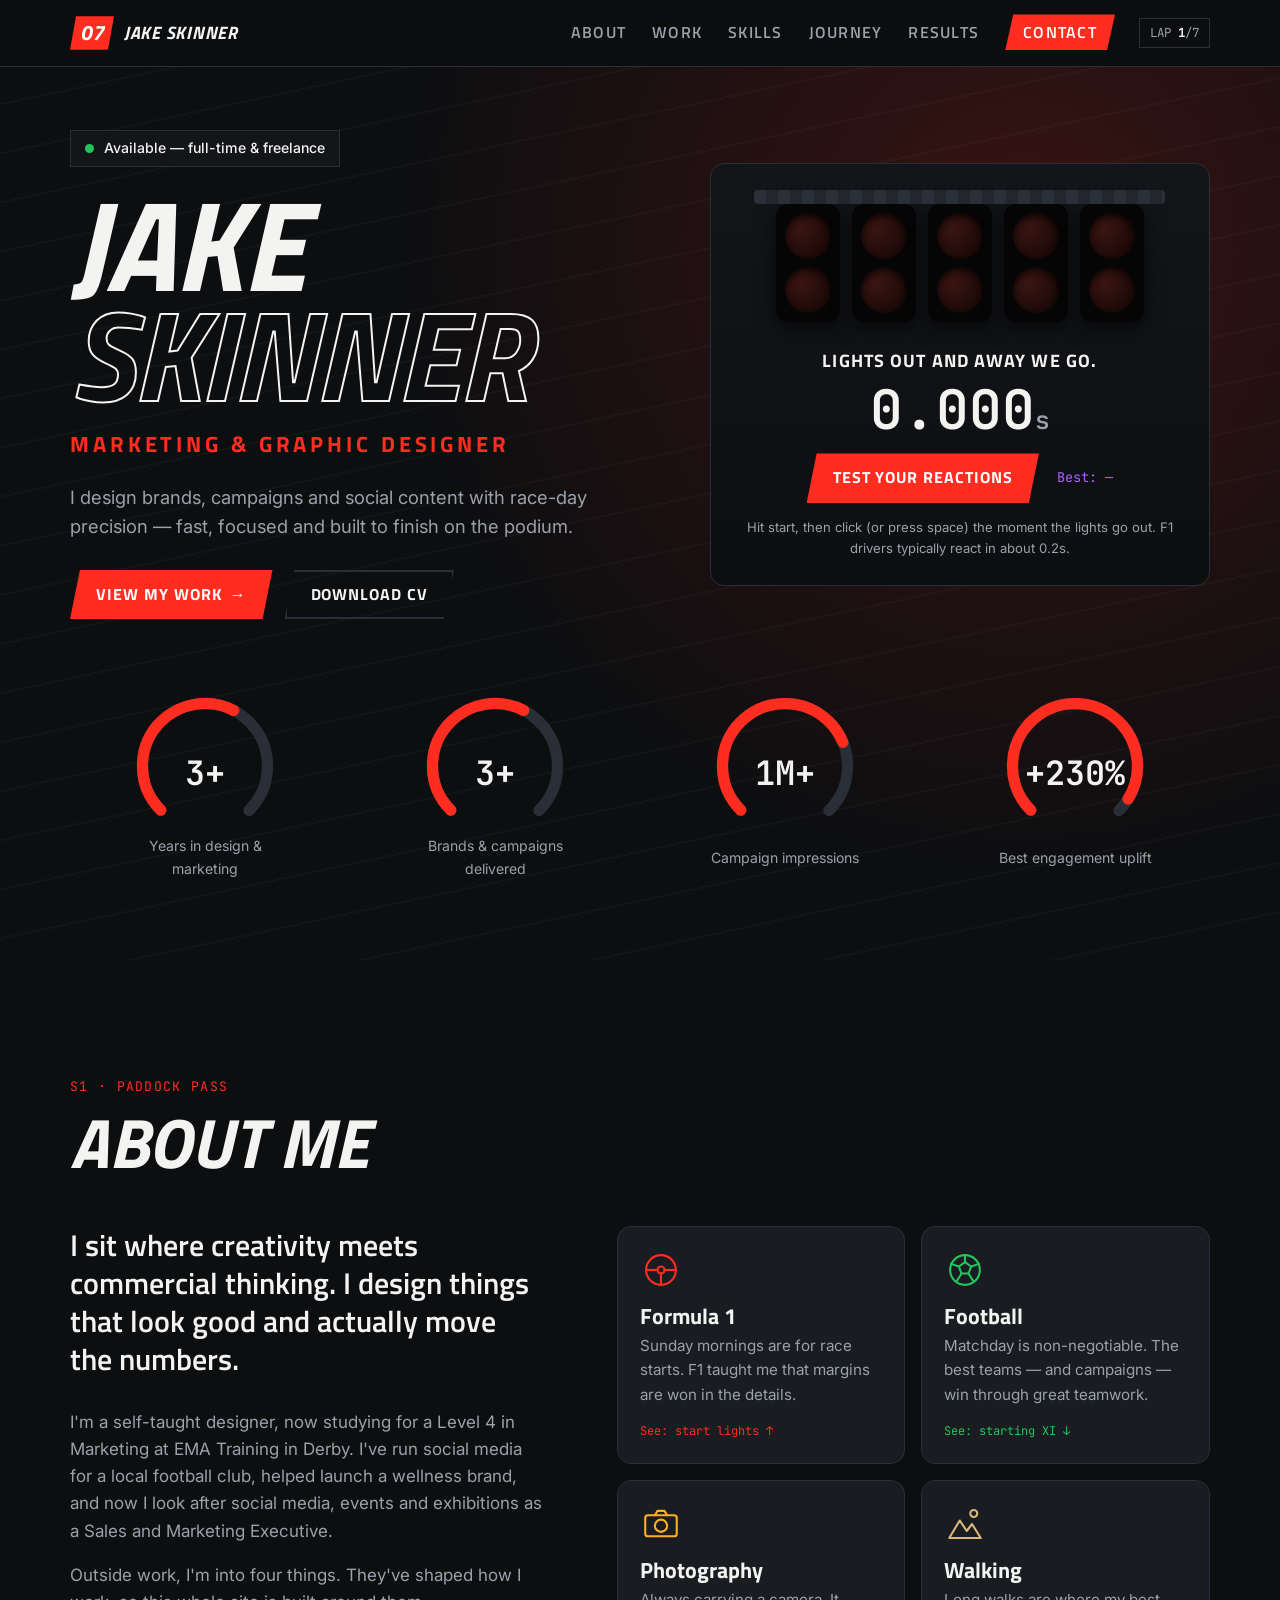
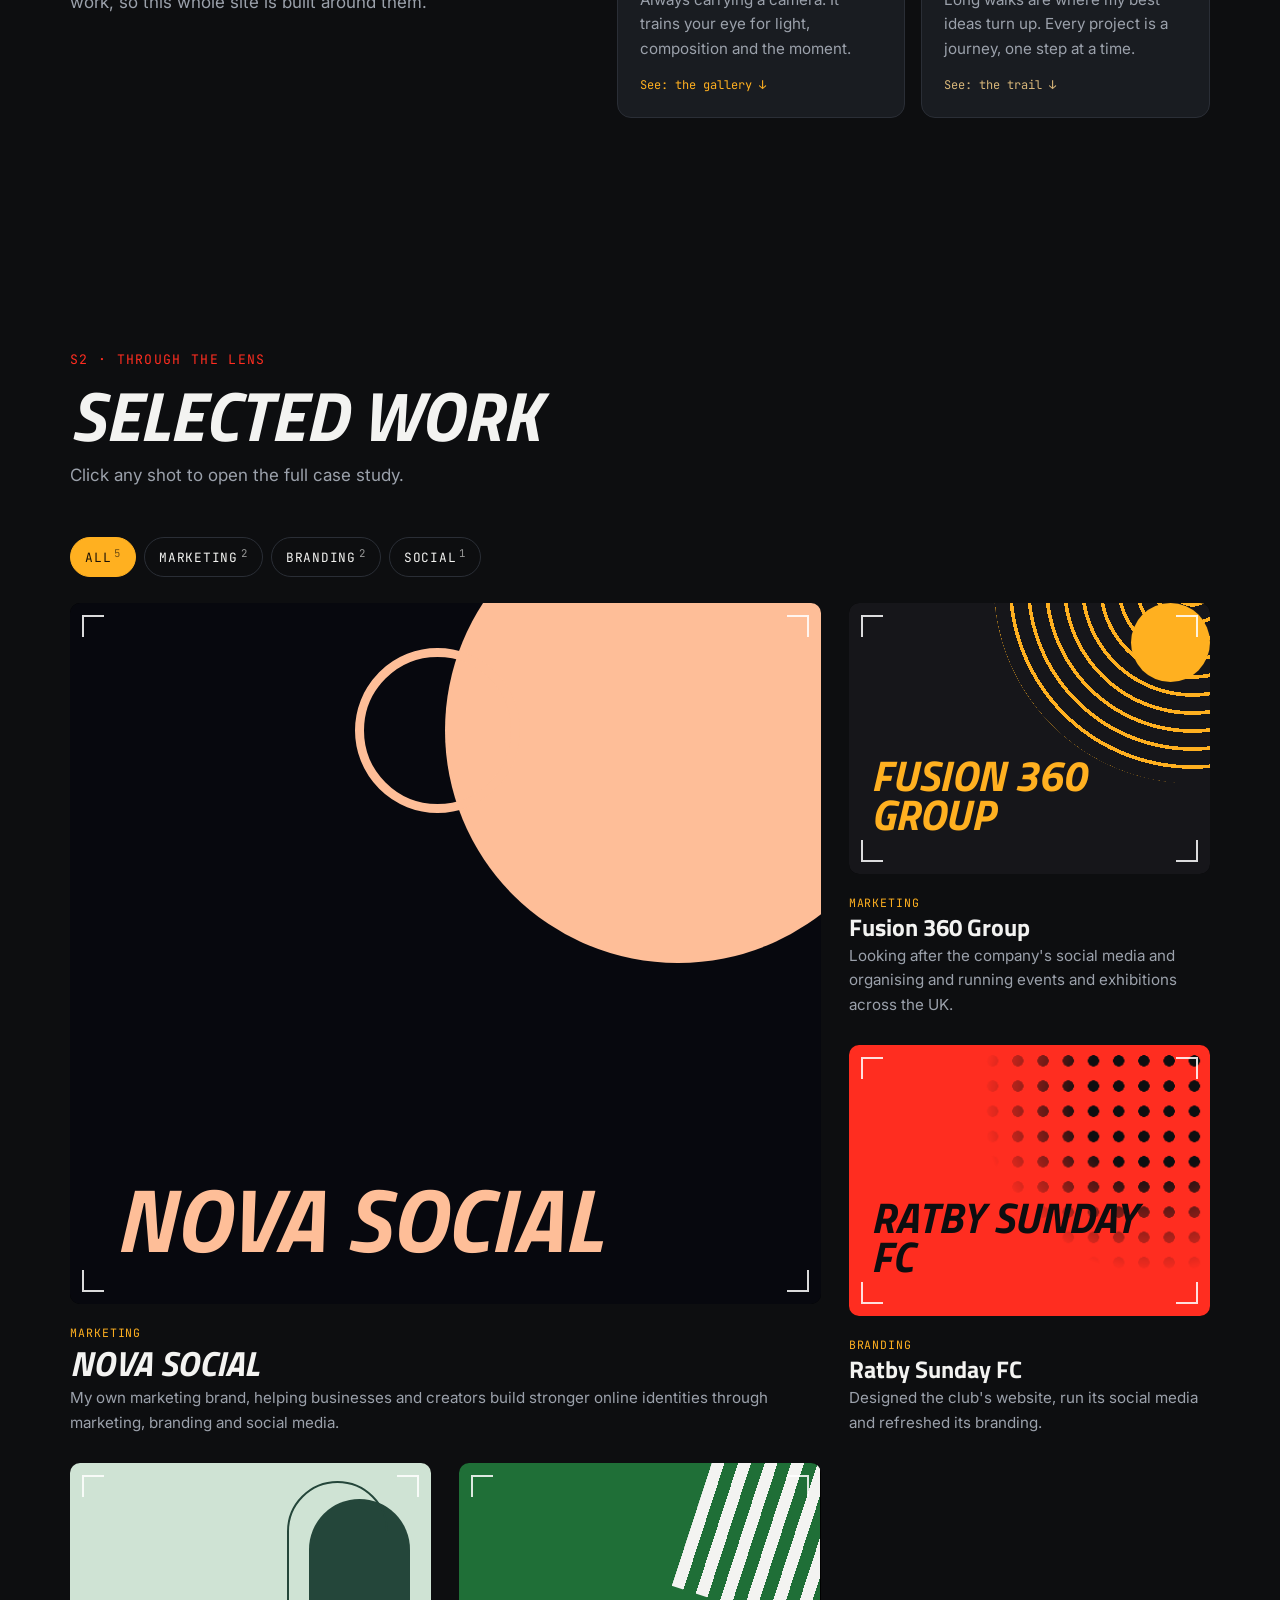
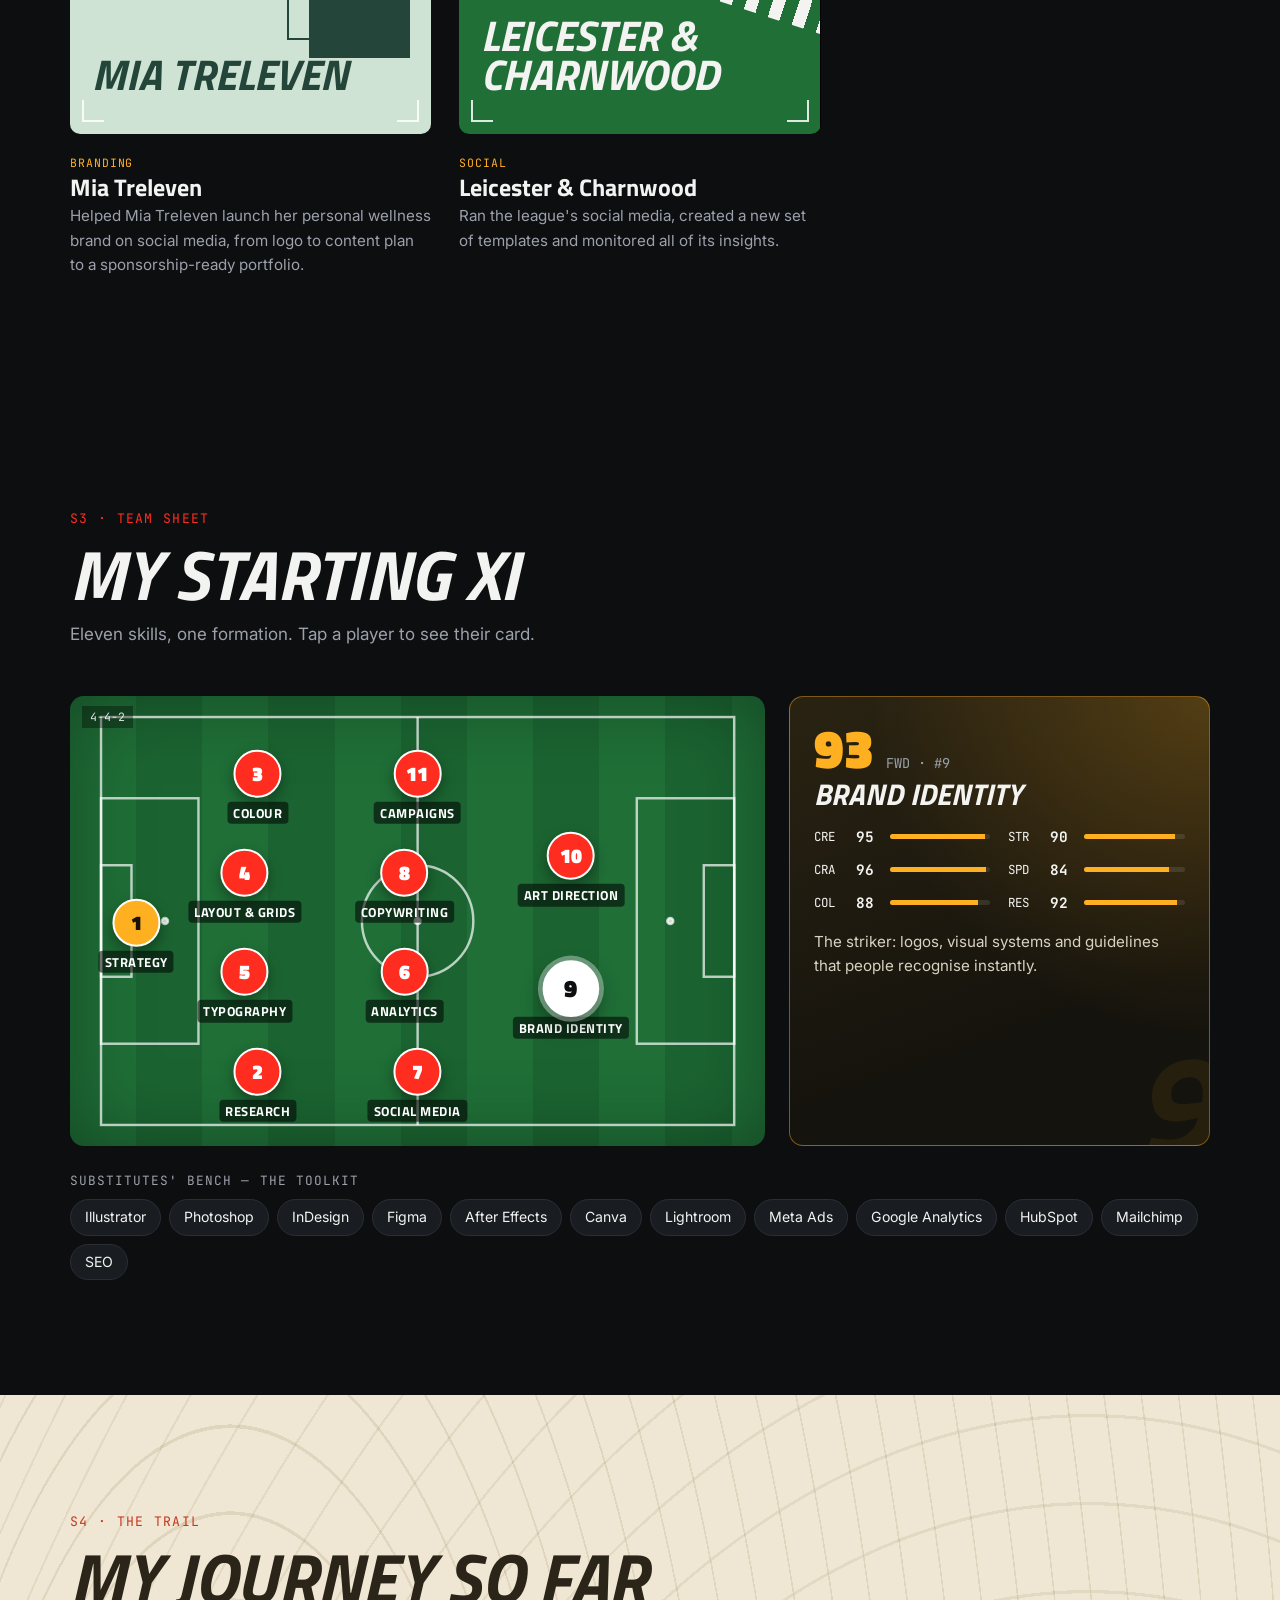
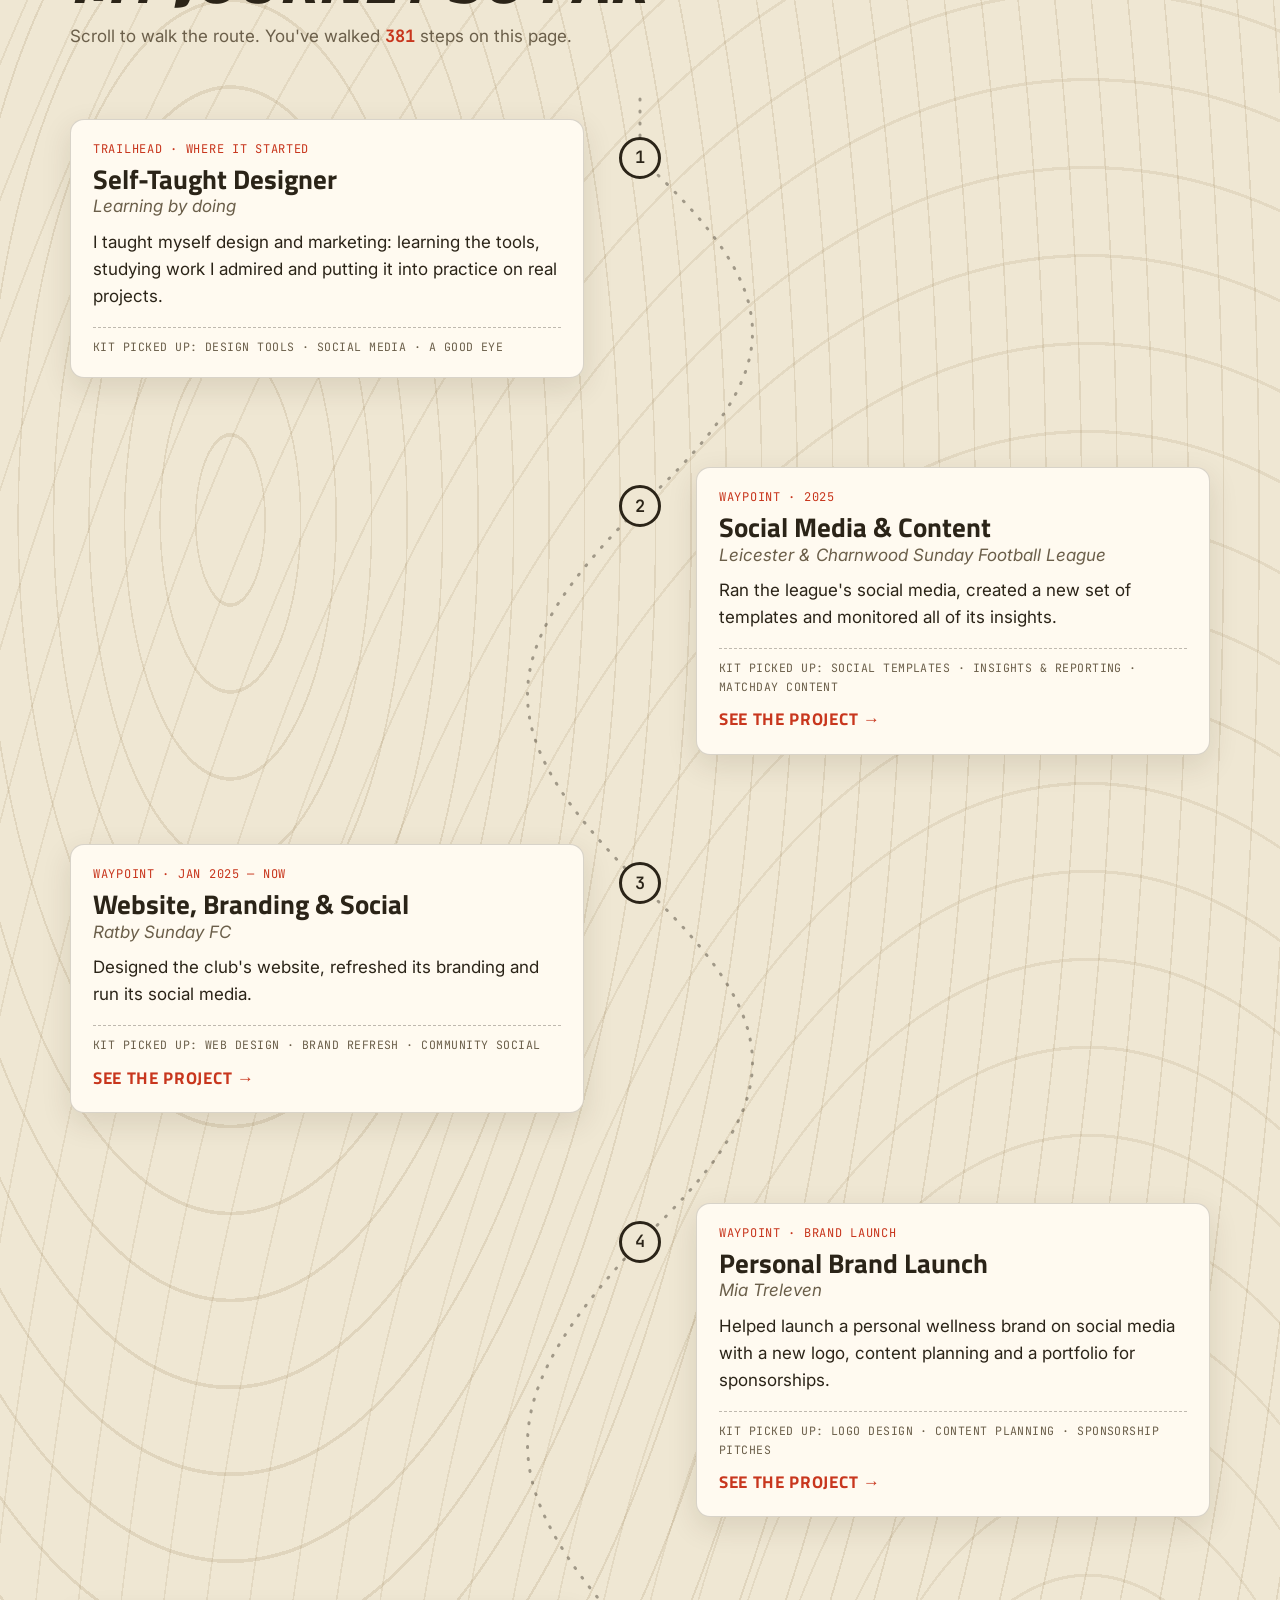
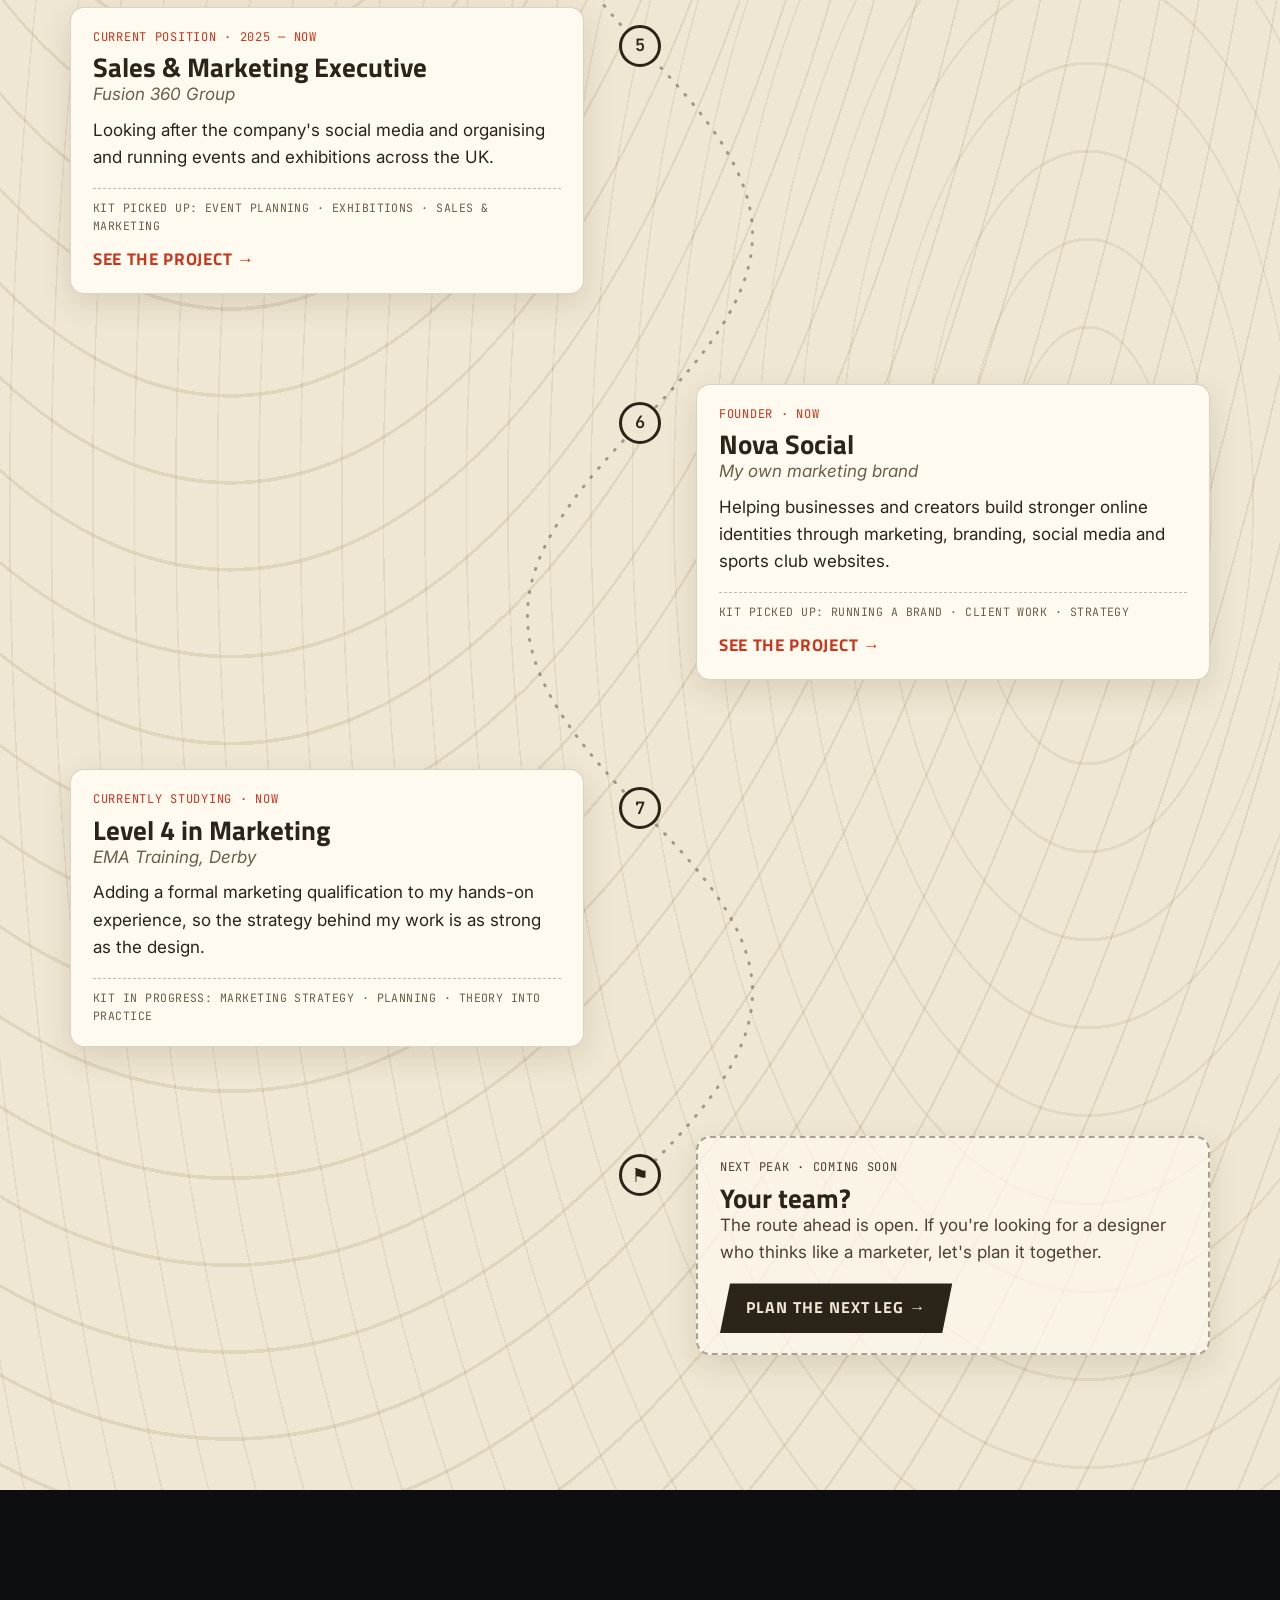
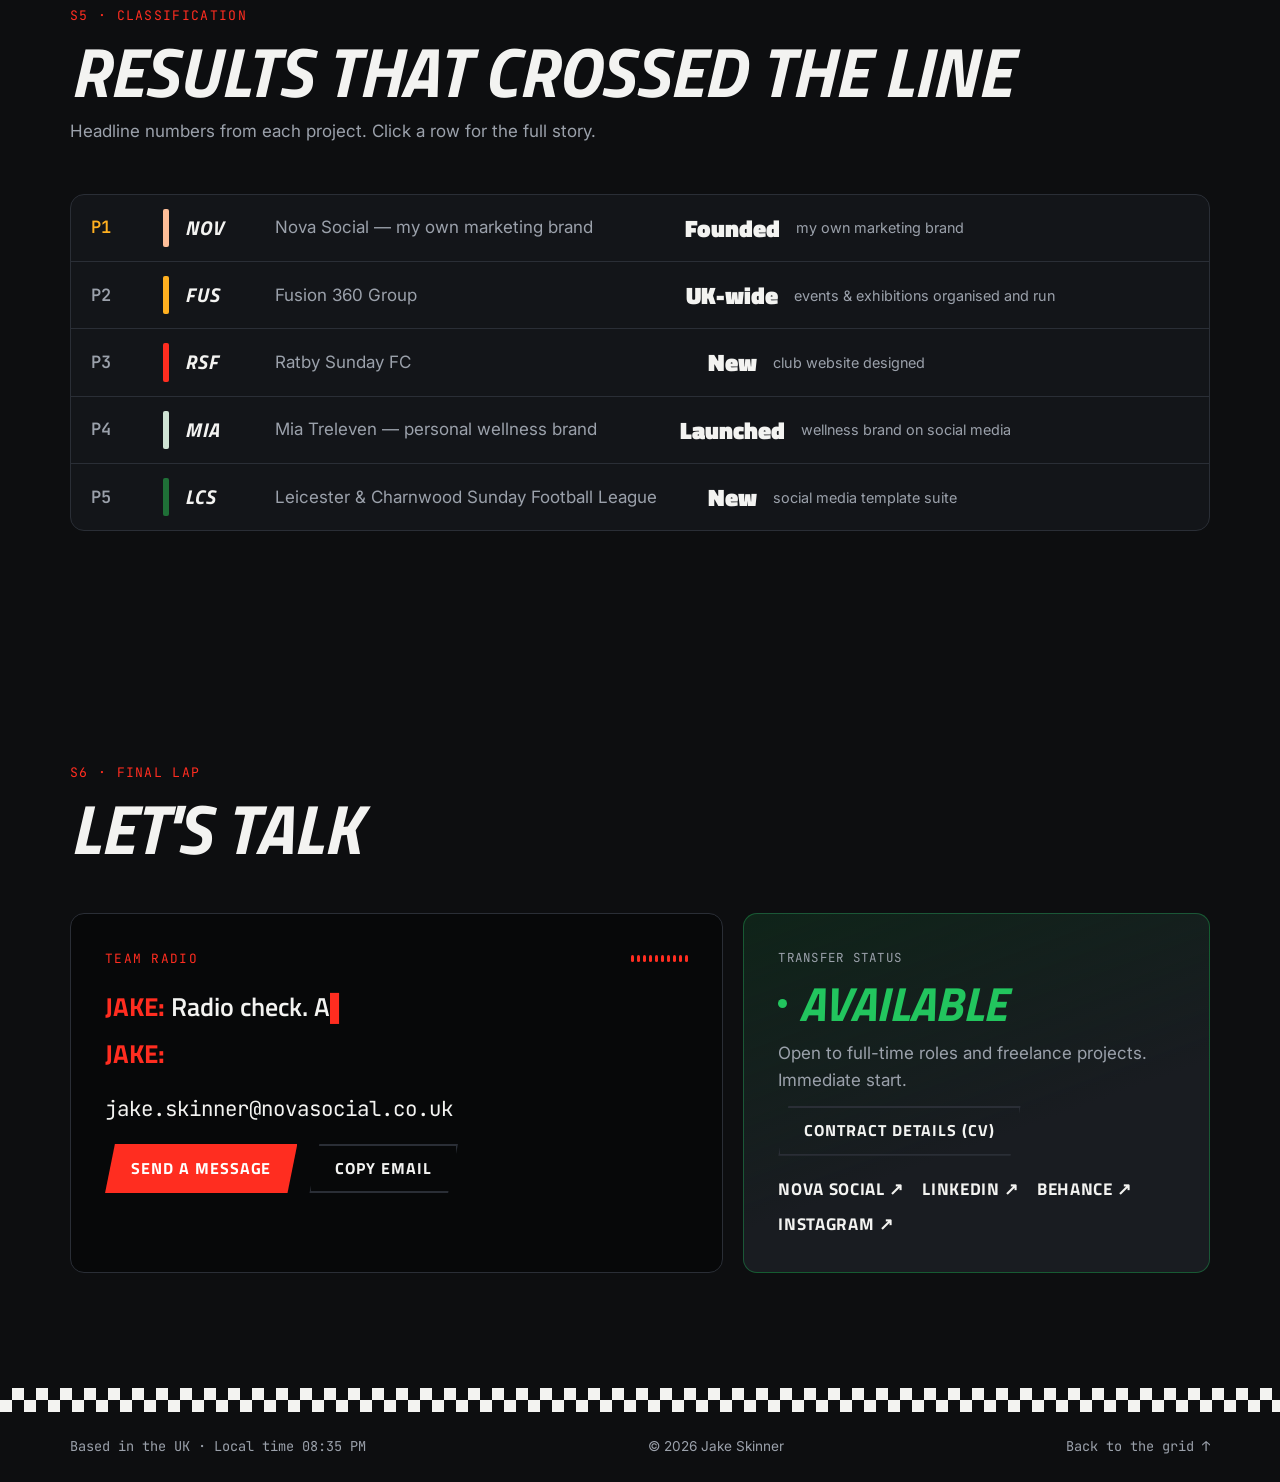
<file: index.html>
<!doctype html>
<html lang="en">
<head>
  <meta charset="utf-8" />
  <meta name="viewport" content="width=device-width, initial-scale=1" />
  <title>Jake Skinner — Marketing & Graphic Designer</title>
  <meta name="description" content="Jake Skinner is a marketing and graphic designer creating brand identities, campaigns and social content — with a love of F1, football, photography and long walks." />
  <meta name="theme-color" content="#0d0e10" />

  <!-- Social sharing preview -->
  <meta property="og:title" content="Jake Skinner — Marketing & Graphic Designer" />
  <meta property="og:description" content="Brand identities, campaigns and social content — designed at full throttle." />
  <meta property="og:type" content="website" />

  <link rel="icon" href="/assets/favicon.svg" type="image/svg+xml" />
  <link rel="preconnect" href="https://fonts.googleapis.com" />
  <link rel="preconnect" href="https://fonts.gstatic.com" crossorigin />
  <link href="https://fonts.googleapis.com/css2?family=Titillium+Web:ital,wght@0,400;0,600;0,700;0,900;1,700;1,900&family=Inter:wght@400;500;600&family=JetBrains+Mono:wght@400;600&display=swap" rel="stylesheet" />
  <link rel="stylesheet" href="/css/styles.css" />
  <script>document.documentElement.classList.add("js");</script>
</head>
<body>
  <a class="skip-link" href="#main">Skip to content</a>
  <div class="progress" aria-hidden="true"></div>

  <!-- ============ TOP BAR ============ -->
  <header class="topbar">
    <nav class="nav container" aria-label="Main">
      <a href="#home" class="logo" aria-label="Jake Skinner, home">
        <span class="logo-num">07</span>
        <span class="logo-name">Jake Skinner</span>
      </a>

      <button class="nav-toggle" aria-expanded="false" aria-controls="nav-links" aria-label="Open menu">
        <span></span><span></span>
      </button>

      <ul class="nav-links" id="nav-links">
        <li><a href="#about">About</a></li>
        <li><a href="#work">Work</a></li>
        <li><a href="#skills">Skills</a></li>
        <li><a href="#journey">Journey</a></li>
        <li><a href="#results">Results</a></li>
        <li><a href="#contact" class="nav-cta">Contact</a></li>
      </ul>

      <span class="lap mono" aria-hidden="true">LAP <b class="lap-now">1</b>/<span class="lap-total">7</span></span>
    </nav>
  </header>

  <main id="main">
    <!-- ============ HERO: LIGHTS OUT ============ -->
    <section class="hero" id="home">
      <div class="container hero-grid">
        <div class="hero-copy">
          <p class="status"><span class="dot"></span> Available — full-time &amp; freelance</p>
          <h1 class="hero-title">
            <span class="line">Jake</span>
            <span class="line">Skinner</span>
          </h1>
          <p class="hero-role">Marketing &amp; Graphic Designer</p>
          <!-- EDIT: your one-line pitch -->
          <p class="hero-lead">
            I design brands, campaigns and social content with race-day precision —
            fast, focused and built to finish on the podium.
          </p>
          <div class="actions">
            <a href="#work" class="btn btn-red">View my work <span aria-hidden="true">→</span></a>
            <!-- EDIT: put your CV at assets/Jake-Skinner-CV.pdf -->
            <a href="/assets/Jake-Skinner-CV.pdf" class="btn btn-line" download>Download CV</a>
          </div>
        </div>

        <!-- Start lights + reaction game -->
        <div class="start-panel">
          <div class="gantry" aria-hidden="true">
            <div class="pod"><span></span><span></span></div>
            <div class="pod"><span></span><span></span></div>
            <div class="pod"><span></span><span></span></div>
            <div class="pod"><span></span><span></span></div>
            <div class="pod"><span></span><span></span></div>
          </div>
          <div class="reaction">
            <p class="reaction-status" aria-live="polite">Lights out and away we go.</p>
            <p class="reaction-time mono"><span class="reaction-value">0.000</span><small>s</small></p>
            <div class="reaction-row">
              <button class="btn btn-red reaction-btn" type="button">Test your reactions</button>
              <span class="reaction-best mono">Best: —</span>
            </div>
            <p class="reaction-hint">Hit start, then click (or press space) the moment the lights go out. F1 drivers typically react in about 0.2s.</p>
          </div>
        </div>
      </div>

      <!-- Telemetry: animated gauges -->
      <div class="container telemetry" aria-label="Highlights">
        <!-- EDIT: your real numbers. data-count = number, data-gauge = how full the dial is (0–1) -->
        <div class="gauge" data-gauge="0.6">
          <svg viewBox="0 0 120 120" aria-hidden="true"><circle class="gauge-track" cx="60" cy="60" r="50" /><circle class="gauge-fill" cx="60" cy="60" r="50" /></svg>
          <span class="gauge-value mono" data-count="3" data-suffix="+">3+</span>
          <span class="gauge-label">Years in design &amp; marketing</span>
        </div>
        <div class="gauge" data-gauge="0.6">
          <svg viewBox="0 0 120 120" aria-hidden="true"><circle class="gauge-track" cx="60" cy="60" r="50" /><circle class="gauge-fill" cx="60" cy="60" r="50" /></svg>
          <span class="gauge-value mono" data-count="3" data-suffix="+">3+</span>
          <span class="gauge-label">Brands &amp; campaigns delivered</span>
        </div>
        <div class="gauge" data-gauge="0.75">
          <svg viewBox="0 0 120 120" aria-hidden="true"><circle class="gauge-track" cx="60" cy="60" r="50" /><circle class="gauge-fill" cx="60" cy="60" r="50" /></svg>
          <span class="gauge-value mono" data-count="1" data-suffix="M+">1M+</span>
          <span class="gauge-label">Campaign impressions</span>
        </div>
        <div class="gauge" data-gauge="0.95">
          <svg viewBox="0 0 120 120" aria-hidden="true"><circle class="gauge-track" cx="60" cy="60" r="50" /><circle class="gauge-fill" cx="60" cy="60" r="50" /></svg>
          <span class="gauge-value mono" data-count="230" data-prefix="+" data-suffix="%">+230%</span>
          <span class="gauge-label">Best engagement uplift</span>
        </div>
      </div>
    </section>

    <!-- ============ ABOUT: OFF THE CLOCK ============ -->
    <section class="section container" id="about">
      <header class="section-head">
        <p class="sector mono">S1 · Paddock pass</p>
        <h2>About me</h2>
      </header>

      <div class="about-grid">
        <div class="about-text">
          <!-- EDIT: your story -->
          <p class="about-lead">
            I sit where creativity meets commercial thinking. I design things that look
            good and actually move the numbers.
          </p>
          <p>
            I'm a self-taught designer, now studying for a Level 4 in Marketing at EMA
            Training in Derby. I've run social media for a local football club, helped
            launch a wellness brand, and now I look after social media, events and
            exhibitions as a Sales and Marketing Executive.
          </p>
          <p>
            Outside work, I'm into four things. They've shaped how I work, so this whole
            site is built around them.
          </p>
        </div>

        <!-- EDIT: personalise each hobby card -->
        <ul class="hobbies">
          <li class="hobby hobby-f1">
            <svg viewBox="0 0 48 48" aria-hidden="true"><circle cx="24" cy="24" r="17" /><circle cx="24" cy="24" r="4" /><path d="M7 24h13M28 24h13M24 28v13" /></svg>
            <h3>Formula 1</h3>
            <p>Sunday mornings are for race starts. F1 taught me that margins are won in the details.</p>
            <span class="hobby-link mono">See: start lights ↑</span>
          </li>
          <li class="hobby hobby-football">
            <svg viewBox="0 0 48 48" aria-hidden="true"><circle cx="24" cy="24" r="17" /><path d="M24 15l7 5-3 8h-8l-3-8z" /><path d="M24 7v8M31 20l9-3M28 28l5 8M20 28l-5 8M17 20l-9-3" /></svg>
            <h3>Football</h3>
            <p>Matchday is non-negotiable. The best teams — and campaigns — win through great teamwork.</p>
            <span class="hobby-link mono">See: starting XI ↓</span>
          </li>
          <li class="hobby hobby-photo">
            <svg viewBox="0 0 48 48" aria-hidden="true"><rect x="6" y="14" width="36" height="24" rx="3" /><circle cx="24" cy="26" r="7" /><path d="M17 14l3-5h8l3 5" /></svg>
            <h3>Photography</h3>
            <p>Always carrying a camera. It trains your eye for light, composition and the moment.</p>
            <span class="hobby-link mono">See: the gallery ↓</span>
          </li>
          <li class="hobby hobby-walk">
            <svg viewBox="0 0 48 48" aria-hidden="true"><path d="M6 40l12-20 8 12 6-8 10 16z" /><circle cx="34" cy="12" r="4" /></svg>
            <h3>Walking</h3>
            <p>Long walks are where my best ideas turn up. Every project is a journey, one step at a time.</p>
            <span class="hobby-link mono">See: the trail ↓</span>
          </li>
        </ul>
      </div>
    </section>

    <!-- ============ WORK: THROUGH THE LENS ============ -->
    <section class="section container" id="work">
      <header class="section-head">
        <p class="sector mono">S2 · Through the lens</p>
        <h2>Selected work</h2>
        <p class="section-sub">Click any shot to open the full case study.</p>
      </header>

      <div class="modes" role="group" aria-label="Filter projects"></div>

      <!-- Shots are generated from js/projects.js -->
      <div class="gallery" id="gallery"></div>
    </section>

    <!-- ============ SKILLS: STARTING XI ============ -->
    <section class="section container" id="skills">
      <header class="section-head">
        <p class="sector mono">S3 · Team sheet</p>
        <h2>My starting XI</h2>
        <p class="section-sub">Eleven skills, one formation. Tap a player to see their card.</p>
      </header>

      <div class="pitch-wrap">
        <div class="pitch">
          <!-- Pitch markings: one landscape, one portrait for phones -->
          <svg class="pitch-lines pitch-h" viewBox="0 0 105 68" aria-hidden="true">
            <rect x="0.5" y="0.5" width="104" height="67" />
            <line x1="52.5" y1="0.5" x2="52.5" y2="67.5" />
            <circle cx="52.5" cy="34" r="9.15" /><circle cx="52.5" cy="34" r="0.5" class="spot" />
            <rect x="0.5" y="13.84" width="16" height="40.32" /><rect x="0.5" y="24.84" width="5" height="18.32" />
            <rect x="88.5" y="13.84" width="16" height="40.32" /><rect x="99.5" y="24.84" width="5" height="18.32" />
            <circle cx="11" cy="34" r="0.5" class="spot" /><circle cx="94" cy="34" r="0.5" class="spot" />
          </svg>
          <svg class="pitch-lines pitch-v" viewBox="0 0 68 105" aria-hidden="true">
            <rect x="0.5" y="0.5" width="67" height="104" />
            <line x1="0.5" y1="52.5" x2="67.5" y2="52.5" />
            <circle cx="34" cy="52.5" r="9.15" /><circle cx="34" cy="52.5" r="0.5" class="spot" />
            <rect x="13.84" y="0.5" width="40.32" height="16" /><rect x="24.84" y="0.5" width="18.32" height="5" />
            <rect x="13.84" y="88.5" width="40.32" height="16" /><rect x="24.84" y="99.5" width="18.32" height="5" />
            <circle cx="34" cy="11" r="0.5" class="spot" /><circle cx="34" cy="94" r="0.5" class="spot" />
          </svg>
          <span class="formation mono">4-4-2</span>
          <!-- Players are generated from js/skills.js -->
          <div class="players" id="players"></div>
        </div>

        <aside class="player-card" id="player-card" aria-live="polite"></aside>
      </div>

      <div class="bench">
        <h3 class="mono">Substitutes' bench — the toolkit</h3>
        <!-- EDIT: your tools -->
        <ul class="chips">
          <li>Illustrator</li><li>Photoshop</li><li>InDesign</li><li>Figma</li>
          <li>After Effects</li><li>Canva</li><li>Lightroom</li><li>Meta Ads</li>
          <li>Google Analytics</li><li>HubSpot</li><li>Mailchimp</li><li>SEO</li>
        </ul>
      </div>
    </section>

    <!-- ============ JOURNEY: THE TRAIL ============ -->
    <section class="trail-section" id="journey">
      <div class="container">
        <header class="section-head">
          <p class="sector mono">S4 · The trail</p>
          <h2>My journey so far</h2>
          <p class="section-sub">Scroll to walk the route. <span class="steps-note">You've walked <b class="steps mono">0</b> steps on this page.</span></p>
        </header>

        <div class="trail" id="trail">
          <svg class="trail-svg" aria-hidden="true">
            <path class="trail-planned" />
            <path class="trail-walked" />
          </svg>

          <!-- EDIT: your journey, oldest first. The last waypoint is the call to action. -->
          <ol class="waypoints">
            <!-- EDIT: add the year you started, e.g. "Trailhead · 2022" -->
            <li class="waypoint">
              <span class="pin mono">1</span>
              <div class="wp-card">
                <p class="wp-meta mono">Trailhead · Where it started</p>
                <h3>Self-Taught Designer</h3>
                <p class="wp-org">Learning by doing</p>
                <p>I taught myself design and marketing: learning the tools, studying work I admired and putting it into practice on real projects.</p>
                <p class="wp-kit mono">Kit picked up: design tools · social media · a good eye</p>
              </div>
            </li>
            <li class="waypoint">
              <span class="pin mono">2</span>
              <div class="wp-card">
                <p class="wp-meta mono">Waypoint · 2025</p>
                <h3>Social Media &amp; Content</h3>
                <p class="wp-org">Leicester &amp; Charnwood Sunday Football League</p>
                <p>Ran the league's social media, created a new set of templates and monitored all of its insights.</p>
                <p class="wp-kit mono">Kit picked up: social templates · insights &amp; reporting · matchday content</p>
                <a class="wp-link" href="#work-leicester-charnwood">See the project →</a>
              </div>
            </li>
            <li class="waypoint">
              <span class="pin mono">3</span>
              <div class="wp-card">
                <p class="wp-meta mono">Waypoint · Jan 2025 — now</p>
                <h3>Website, Branding &amp; Social</h3>
                <p class="wp-org">Ratby Sunday FC</p>
                <p>Designed the club's website, refreshed its branding and run its social media.</p>
                <p class="wp-kit mono">Kit picked up: web design · brand refresh · community social</p>
                <a class="wp-link" href="#work-ratby-sunday-fc">See the project →</a>
              </div>
            </li>
            <!-- EDIT: add when you worked with Mia, e.g. "Waypoint · 2025" -->
            <li class="waypoint">
              <span class="pin mono">4</span>
              <div class="wp-card">
                <p class="wp-meta mono">Waypoint · Brand launch</p>
                <h3>Personal Brand Launch</h3>
                <p class="wp-org">Mia Treleven</p>
                <p>Helped launch a personal wellness brand on social media with a new logo, content planning and a portfolio for sponsorships.</p>
                <p class="wp-kit mono">Kit picked up: logo design · content planning · sponsorship pitches</p>
                <a class="wp-link" href="#work-mia-treleven">See the project →</a>
              </div>
            </li>
            <li class="waypoint">
              <span class="pin mono">5</span>
              <div class="wp-card">
                <p class="wp-meta mono">Current position · 2025 — now</p>
                <h3>Sales &amp; Marketing Executive</h3>
                <p class="wp-org">Fusion 360 Group</p>
                <p>Looking after the company's social media and organising and running events and exhibitions across the UK.</p>
                <p class="wp-kit mono">Kit picked up: event planning · exhibitions · sales &amp; marketing</p>
                <a class="wp-link" href="#work-fusion-360-group">See the project →</a>
              </div>
            </li>
            <!-- EDIT: add the year you started Nova Social, e.g. "Founder · 2025 — now" -->
            <li class="waypoint">
              <span class="pin mono">6</span>
              <div class="wp-card">
                <p class="wp-meta mono">Founder · now</p>
                <h3>Nova Social</h3>
                <p class="wp-org">My own marketing brand</p>
                <p>Helping businesses and creators build stronger online identities through marketing, branding, social media and sports club websites.</p>
                <p class="wp-kit mono">Kit picked up: running a brand · client work · strategy</p>
                <a class="wp-link" href="#work-nova-social">See the project →</a>
              </div>
            </li>
            <li class="waypoint">
              <span class="pin mono">7</span>
              <div class="wp-card">
                <p class="wp-meta mono">Currently studying · now</p>
                <h3>Level 4 in Marketing</h3>
                <p class="wp-org">EMA Training, Derby</p>
                <p>Adding a formal marketing qualification to my hands-on experience, so the strategy behind my work is as strong as the design.</p>
                <p class="wp-kit mono">Kit in progress: marketing strategy · planning · theory into practice</p>
              </div>
            </li>
            <li class="waypoint waypoint-next">
              <span class="pin pin-flag" aria-hidden="true">⚑</span>
              <div class="wp-card">
                <p class="wp-meta mono">Next peak · coming soon</p>
                <h3>Your team?</h3>
                <p>The route ahead is open. If you're looking for a designer who thinks like a marketer, let's plan it together.</p>
                <a href="#contact" class="btn btn-dark">Plan the next leg →</a>
              </div>
            </li>
          </ol>
        </div>
      </div>
    </section>

    <!-- ============ RESULTS: CLASSIFICATION ============ -->
    <section class="section container" id="results">
      <header class="section-head">
        <p class="sector mono">S5 · Classification</p>
        <h2>Results that crossed the line</h2>
        <p class="section-sub">Headline numbers from each project. Click a row for the full story.</p>
      </header>

      <!-- Rows are generated from js/projects.js -->
      <ol class="tower" id="tower"></ol>
    </section>

    <!-- ============ CONTACT: TEAM RADIO ============ -->
    <section class="section container" id="contact">
      <header class="section-head">
        <p class="sector mono">S6 · Final lap</p>
        <h2>Let's talk</h2>
      </header>

      <div class="contact-grid">
        <div class="radio">
          <div class="radio-head">
            <span class="mono">Team radio</span>
            <span class="wave" aria-hidden="true"><i></i><i></i><i></i><i></i><i></i><i></i><i></i><i></i><i></i><i></i></span>
          </div>
          <div class="radio-lines">
            <p class="radio-line"><b>JAKE:</b> <span data-type="Radio check. Are you receiving me?">Radio check. Are you receiving me?</span></p>
            <p class="radio-line"><b>JAKE:</b> <span data-type="I'm available for full-time and freelance roles. Box, box — let's talk about your next project.">I'm available for full-time and freelance roles. Box, box — let's talk about your next project.</span></p>
          </div>
          <!-- EDIT: your email appears in three places below -->
          <p class="radio-email mono">jake.skinner@novasocial.co.uk</p>
          <div class="actions">
            <a class="btn btn-red" href="mailto:jake.skinner@novasocial.co.uk">Send a message</a>
            <button class="btn btn-line copy-email" type="button" data-copy="jake.skinner@novasocial.co.uk">Copy email</button>
          </div>
        </div>

        <div class="transfer">
          <p class="transfer-label mono">Transfer status</p>
          <p class="transfer-status"><span class="dot"></span> Available</p>
          <p class="transfer-terms">Open to full-time roles and freelance projects. Immediate start.</p>
          <a class="btn btn-line" href="/assets/Jake-Skinner-CV.pdf" download>Contract details (CV)</a>
          <!-- EDIT: your profile links -->
          <ul class="socials">
            <li><a href="https://novasocial.co.uk/" target="_blank" rel="noopener">Nova Social ↗</a></li>
            <li><a href="https://www.linkedin.com/" target="_blank" rel="noopener">LinkedIn ↗</a></li>
            <li><a href="https://www.behance.net/" target="_blank" rel="noopener">Behance ↗</a></li>
            <li><a href="https://www.instagram.com/" target="_blank" rel="noopener">Instagram ↗</a></li>
          </ul>
        </div>
      </div>
    </section>
  </main>

  <footer class="site-footer">
    <div class="chequer" aria-hidden="true"></div>
    <div class="container footer-inner">
      <!-- EDIT: your city and time zone (see https://en.wikipedia.org/wiki/List_of_tz_database_time_zones) -->
      <p class="mono">Based in the UK · Local time <span class="clock" data-tz="Europe/London">--:--</span></p>
      <p>© <span id="year"></span> Jake Skinner</p>
      <a href="#home" class="mono">Back to the grid ↑</a>
    </div>
  </footer>

  <!-- Case study lightbox -->
  <dialog class="lightbox" id="lightbox" aria-labelledby="lb-title">
    <div class="lightbox-inner">
      <button class="close-btn" type="button" aria-label="Close case study">✕</button>
      <div class="lightbox-content"></div>
      <div class="lightbox-nav">
        <button class="btn btn-line" type="button" data-step="-1">← Previous</button>
        <button class="btn btn-line" type="button" data-step="1">Next →</button>
      </div>
    </div>
  </dialog>
  <div class="shutter" aria-hidden="true"></div>

  <div class="toast" role="status" aria-live="polite"></div>

  <script src="/js/projects.js" defer></script>
  <script src="/js/skills.js" defer></script>
  <script src="/js/main.js" defer></script>
</body>
</html>
</file>
<file: css/styles.css>
/* ============================================================
   Tokens — colours and type
   ============================================================ */
:root {
  --bg: #0d0e10;          /* asphalt */
  --bg-2: #131519;
  --card: #191c21;
  --line: #2a2e36;
  --text: #f3f3f1;
  --muted: #9ba1ab;
  --red: #ff2d20;         /* racing red — the main accent */
  --green: #22c55e;       /* go / available */
  --amber: #ffb020;       /* photography */
  --purple: #b05cff;      /* fastest lap */
  --trail: #d9b77a;       /* walking */
  --pitch-1: #1f6f37;
  --pitch-2: #1b6431;
  --map: #efe7d3;         /* the trail map section */
  --map-ink: #2b2418;
  --map-red: #c8361d;

  --f-display: "Titillium Web", "Arial Narrow", sans-serif;
  --f-body: "Inter", system-ui, -apple-system, "Segoe UI", Roboto, sans-serif;
  --f-mono: "JetBrains Mono", ui-monospace, Consolas, monospace;

  --radius: 14px;
  --max: 1220px;
  --gutter: clamp(16px, 4vw, 40px);
  --ease: cubic-bezier(0.2, 0.7, 0.2, 1);
  color-scheme: dark;
}

/* ============================================================
   Base
   ============================================================ */
*,
*::before,
*::after {
  box-sizing: border-box;
}

html {
  scroll-behavior: smooth;
  scroll-padding-top: 76px;
}
html:has(dialog[open]) { overflow: hidden; }

body {
  margin: 0;
  background: var(--bg);
  color: var(--text);
  font-family: var(--f-body);
  font-size: 17px;
  line-height: 1.6;
  -webkit-font-smoothing: antialiased;
  overflow-x: hidden;
}

h1, h2, h3 {
  margin: 0;
  font-family: var(--f-display);
  line-height: 1.05;
}

p { margin: 0 0 1em; }

a {
  color: inherit;
  text-decoration: none;
}

button {
  font: inherit;
  color: inherit;
}

ul, ol {
  list-style: none;
  margin: 0;
  padding: 0;
}

img { max-width: 100%; display: block; }

::selection {
  background: var(--red);
  color: #fff;
}

:focus-visible {
  outline: 2px solid var(--amber);
  outline-offset: 3px;
}

.mono { font-family: var(--f-mono); }

.container {
  width: 100%;
  max-width: var(--max);
  margin: 0 auto;
  padding-inline: var(--gutter);
}

.skip-link {
  position: absolute;
  left: -999px;
  top: 8px;
  z-index: 300;
  padding: 8px 14px;
  background: var(--red);
  color: #fff;
}
.skip-link:focus { left: 8px; }

.progress {
  position: fixed;
  top: 0;
  left: 0;
  right: 0;
  z-index: 200;
  height: 3px;
  background: var(--red);
  transform-origin: left;
  transform: scaleX(var(--progress, 0));
}

.dot {
  display: inline-block;
  width: 9px;
  height: 9px;
  border-radius: 50%;
  background: var(--green);
  box-shadow: 0 0 0 0 rgba(34, 197, 94, 0.6);
  animation: pulse 2s infinite;
}
@keyframes pulse {
  70% { box-shadow: 0 0 0 8px rgba(34, 197, 94, 0); }
  100% { box-shadow: 0 0 0 0 rgba(34, 197, 94, 0); }
}

/* Buttons — angled like a livery stripe */
.btn {
  display: inline-flex;
  align-items: center;
  gap: 8px;
  padding: 12px 26px;
  border: 0;
  font-family: var(--f-display);
  font-weight: 700;
  font-size: 1rem;
  letter-spacing: 0.06em;
  text-transform: uppercase;
  clip-path: polygon(10px 0, 100% 0, calc(100% - 10px) 100%, 0 100%);
  cursor: pointer;
  transition: background 0.2s, color 0.2s, box-shadow 0.2s, transform 0.2s;
}
.btn:hover { transform: translateX(3px); }
.btn-red {
  background: var(--red);
  color: #fff;
}
.btn-red:hover {
  background: #fff;
  color: var(--bg);
}
.btn-line {
  background: transparent;
  box-shadow: inset 0 0 0 2px var(--line);
}
.btn-line:hover { box-shadow: inset 0 0 0 2px var(--text); }
.btn-dark {
  background: var(--map-ink);
  color: var(--map);
}
.btn-dark:hover { background: var(--map-red); }

.actions {
  display: flex;
  flex-wrap: wrap;
  gap: 12px;
}

/* ============================================================
   Top bar
   ============================================================ */
.topbar {
  position: sticky;
  top: 0;
  z-index: 100;
  background: rgba(13, 14, 16, 0.82);
  backdrop-filter: blur(12px);
  -webkit-backdrop-filter: blur(12px);
  border-bottom: 1px solid var(--line);
}
.nav {
  display: flex;
  align-items: center;
  gap: 24px;
  height: 66px;
}
.logo {
  display: flex;
  align-items: center;
  gap: 10px;
  margin-right: auto;
  font-family: var(--f-display);
  font-style: italic;
  text-transform: uppercase;
}
.logo-num {
  padding: 0 10px;
  background: var(--red);
  color: #fff;
  font-weight: 900;
  font-size: 1.3rem;
  clip-path: polygon(6px 0, 100% 0, calc(100% - 6px) 100%, 0 100%);
}
.logo-name {
  font-weight: 700;
  font-size: 1.15rem;
  letter-spacing: 0.04em;
}

.nav-links {
  display: flex;
  align-items: center;
  gap: 26px;
}
.nav-links a {
  position: relative;
  font-family: var(--f-display);
  font-weight: 600;
  font-size: 0.98rem;
  letter-spacing: 0.08em;
  text-transform: uppercase;
  color: var(--muted);
  transition: color 0.2s;
}
.nav-links a:not(.nav-cta)::after {
  content: "";
  position: absolute;
  left: 0;
  right: 0;
  bottom: -6px;
  height: 3px;
  background: var(--red);
  transform: scaleX(0) skewX(-20deg);
  transform-origin: left;
  transition: transform 0.3s var(--ease);
}
.nav-links a:hover,
.nav-links a.active { color: var(--text); }
.nav-links a:hover::after,
.nav-links a.active::after { transform: scaleX(1) skewX(-20deg); }

.nav-cta {
  padding: 6px 18px;
  background: var(--red);
  color: #fff !important;
  clip-path: polygon(8px 0, 100% 0, calc(100% - 8px) 100%, 0 100%);
}
.nav-cta:hover { background: #fff; color: var(--bg) !important; }

.lap {
  padding: 4px 10px;
  border: 1px solid var(--line);
  font-size: 0.78rem;
  color: var(--muted);
  white-space: nowrap;
}
.lap b { color: var(--text); }

.nav-toggle {
  display: none;
  position: relative;
  width: 42px;
  height: 42px;
  border: 0;
  background: none;
  cursor: pointer;
}
.nav-toggle span {
  position: absolute;
  left: 10px;
  right: 10px;
  height: 2px;
  background: var(--text);
  transition: transform 0.3s var(--ease);
}
.nav-toggle span:first-child { top: 16px; }
.nav-toggle span:last-child { top: 24px; }
.nav-toggle[aria-expanded="true"] span:first-child { transform: translateY(4px) rotate(45deg); }
.nav-toggle[aria-expanded="true"] span:last-child { transform: translateY(-4px) rotate(-45deg); }

@media (max-width: 900px) {
  .nav-toggle { display: block; order: 3; }
  .lap { order: 2; }
  .nav-links {
    position: absolute;
    top: 66px;
    left: 0;
    right: 0;
    display: none;
    flex-direction: column;
    align-items: flex-start;
    gap: 4px;
    padding: 12px var(--gutter) 24px;
    background: var(--bg);
    border-bottom: 1px solid var(--line);
  }
  .nav-links.open { display: flex; }
  .nav-links a {
    display: block;
    padding: 8px 0;
    font-size: 1.5rem;
    font-style: italic;
    color: var(--text);
  }
  .nav-links a::after { display: none; }
  .nav-cta { margin-top: 8px; padding: 6px 22px !important; }
}
@media (max-width: 420px) {
  .logo-name { display: none; }
}

/* ============================================================
   Hero — start lights
   ============================================================ */
.hero {
  position: relative;
  padding-block: clamp(40px, 7vh, 90px) clamp(48px, 7vw, 80px);
  overflow: hidden;
  isolation: isolate;
}
/* Faint speed lines behind the hero */
.hero::before {
  content: "";
  position: absolute;
  inset: 0;
  z-index: -1;
  background:
    repeating-linear-gradient(-12deg, transparent 0 46px, rgba(255, 255, 255, 0.025) 46px 48px),
    radial-gradient(circle at 80% 20%, rgba(255, 45, 32, 0.18), transparent 50%);
}

.hero-grid {
  display: grid;
  grid-template-columns: 1.15fr 1fr;
  gap: clamp(32px, 5vw, 64px);
  align-items: center;
}

.status {
  display: inline-flex;
  align-items: center;
  gap: 10px;
  padding: 6px 14px;
  border: 1px solid var(--line);
  background: var(--bg-2);
  font-size: 0.88rem;
  font-weight: 500;
  margin-bottom: 22px;
}

.hero-title {
  font-weight: 900;
  font-style: italic;
  font-size: clamp(3.6rem, 10vw, 8.4rem);
  line-height: 0.86;
  letter-spacing: -0.01em;
  text-transform: uppercase;
  margin-bottom: 18px;
}
.hero-title .line {
  display: block;
  transition: opacity 0.5s, transform 0.7s var(--ease);
}
.hero-title .line:last-child {
  color: transparent;
  -webkit-text-stroke: 2px var(--text);
  transition-delay: 0.08s;
}
/* The name launches when the lights go out */
.js .hero:not(.is-go) .hero-title .line {
  opacity: 0;
  transform: translateX(-60px) skewX(-12deg);
}

.hero-role {
  font-family: var(--f-display);
  font-weight: 700;
  font-size: clamp(1.05rem, 2vw, 1.35rem);
  letter-spacing: 0.18em;
  text-transform: uppercase;
  color: var(--red);
}
.hero-lead {
  max-width: 48ch;
  color: var(--muted);
  font-size: clamp(1.02rem, 1.6vw, 1.15rem);
  margin-bottom: 28px;
}

/* Start gantry */
.start-panel {
  padding: 26px;
  border: 1px solid var(--line);
  border-radius: var(--radius);
  background: linear-gradient(180deg, var(--bg-2), var(--bg));
}
.gantry {
  position: relative;
  display: flex;
  justify-content: center;
  gap: clamp(6px, 1.4vw, 12px);
  padding-top: 14px;
  margin-bottom: 24px;
}
.gantry::before {
  content: "";
  position: absolute;
  top: 0;
  left: 4%;
  right: 4%;
  height: 14px;
  border-radius: 4px;
  background: repeating-linear-gradient(90deg, #2b2f37 0 12px, #23262d 12px 24px);
}
.pod {
  display: grid;
  gap: 8px;
  padding: 9px;
  border-radius: 12px;
  background: #050506;
  box-shadow: 0 6px 20px rgba(0, 0, 0, 0.6);
}
.pod span {
  width: clamp(30px, 4.2vw, 46px);
  aspect-ratio: 1;
  border-radius: 50%;
  background: radial-gradient(circle at 35% 35%, #3a1512, #1d0a08 70%);
  box-shadow: inset 0 2px 6px rgba(0, 0, 0, 0.8);
  transition: background 0.05s, box-shadow 0.05s;
}
.pod.on span {
  background: radial-gradient(circle at 35% 35%, #ff8a7a, var(--red) 45%, #b30f05 80%);
  box-shadow: 0 0 22px rgba(255, 45, 32, 0.85), 0 0 50px rgba(255, 45, 32, 0.35);
}

.reaction { text-align: center; }
.reaction-status {
  margin-bottom: 4px;
  font-family: var(--f-display);
  font-weight: 700;
  font-size: 1.15rem;
  letter-spacing: 0.06em;
  text-transform: uppercase;
}
.reaction-status.is-bad { color: var(--red); }
.reaction-status.is-good { color: var(--green); }
.reaction-time {
  margin-bottom: 14px;
  font-size: clamp(2.4rem, 5vw, 3.4rem);
  font-weight: 600;
  line-height: 1.1;
  font-variant-numeric: tabular-nums;
}
.reaction-time small {
  font-size: 0.45em;
  color: var(--muted);
}
.reaction-row {
  display: flex;
  flex-wrap: wrap;
  align-items: center;
  justify-content: center;
  gap: 12px 18px;
}
.reaction-best {
  font-size: 0.85rem;
  color: var(--purple);
}
.reaction-hint {
  margin: 14px 0 0;
  font-size: 0.82rem;
  color: var(--muted);
}

/* Telemetry gauges */
.telemetry {
  display: grid;
  grid-template-columns: repeat(4, 1fr);
  gap: 20px;
  margin-top: clamp(40px, 6vw, 72px);
}
.gauge {
  position: relative;
  display: grid;
  justify-items: center;
  text-align: center;
}
.gauge svg {
  width: min(150px, 100%);
  transform: rotate(135deg);
}
.gauge circle {
  fill: none;
  stroke-width: 9;
  stroke-linecap: round;
}
.gauge-track {
  stroke: var(--line);
  stroke-dasharray: 235.6 314.2;
}
.gauge-fill {
  stroke: var(--red);
  stroke-dasharray: 0 314.2;
  transition: stroke-dasharray 1.6s var(--ease);
}
.gauge.on .gauge-fill { stroke-dasharray: calc(235.6 * var(--g, 0)) 314.2; }
.gauge-value {
  position: absolute;
  top: min(56px, 30%);
  left: 0;
  right: 0;
  font-size: clamp(1.5rem, 3vw, 2.1rem);
  font-weight: 600;
  font-variant-numeric: tabular-nums;
}
.gauge-label {
  max-width: 18ch;
  margin-top: -6px;
  font-size: 0.88rem;
  color: var(--muted);
}

@media (max-width: 900px) {
  .hero-grid { grid-template-columns: 1fr; }
  .telemetry { grid-template-columns: repeat(2, 1fr); row-gap: 28px; }
}

/* ============================================================
   Sections
   ============================================================ */
.section { padding-block: clamp(64px, 9vw, 120px); }

.section-head { margin-bottom: clamp(28px, 4vw, 48px); }
.sector {
  margin-bottom: 8px;
  font-size: 0.82rem;
  letter-spacing: 0.1em;
  text-transform: uppercase;
  color: var(--red);
}
.section-head h2 {
  font-weight: 900;
  font-style: italic;
  font-size: clamp(2.4rem, 6vw, 4.4rem);
  text-transform: uppercase;
  letter-spacing: -0.005em;
}
.section-sub {
  margin: 10px 0 0;
  color: var(--muted);
}

/* ============================================================
   About + hobbies
   ============================================================ */
.about-grid {
  display: grid;
  grid-template-columns: 1fr 1.25fr;
  gap: clamp(32px, 6vw, 72px);
}
.about-text p { color: var(--muted); }
.about-lead {
  font-family: var(--f-display);
  font-weight: 600;
  font-size: clamp(1.4rem, 2.6vw, 1.9rem);
  line-height: 1.25;
  color: var(--text) !important;
}

.hobbies {
  display: grid;
  grid-template-columns: repeat(2, 1fr);
  gap: 16px;
}
.hobby {
  --accent: var(--red);
  display: flex;
  flex-direction: column;
  padding: 22px;
  border: 1px solid var(--line);
  border-radius: var(--radius);
  background: var(--card);
  transition: border-color 0.25s, transform 0.3s var(--ease);
}
.hobby:hover {
  border-color: var(--accent);
  transform: translateY(-4px);
}
.hobby-football { --accent: var(--green); }
.hobby-photo { --accent: var(--amber); }
.hobby-walk { --accent: var(--trail); }
.hobby svg {
  width: 42px;
  height: 42px;
  margin-bottom: 14px;
  fill: none;
  stroke: var(--accent);
  stroke-width: 2.4;
  stroke-linecap: round;
  stroke-linejoin: round;
}
.hobby h3 {
  font-weight: 700;
  font-size: 1.35rem;
  margin-bottom: 6px;
}
.hobby p {
  font-size: 0.95rem;
  color: var(--muted);
}
.hobby-link {
  margin-top: auto;
  font-size: 0.75rem;
  color: var(--accent);
}

@media (max-width: 860px) {
  .about-grid { grid-template-columns: 1fr; }
}
@media (max-width: 480px) {
  .hobbies { grid-template-columns: 1fr; }
}

/* ============================================================
   Work — through the lens
   ============================================================ */
.modes {
  display: flex;
  flex-wrap: wrap;
  gap: 8px;
  margin-bottom: 26px;
}
.mode {
  padding: 7px 14px;
  border: 1px solid var(--line);
  border-radius: 999px;
  background: transparent;
  font-family: var(--f-mono);
  font-size: 0.8rem;
  letter-spacing: 0.06em;
  text-transform: uppercase;
  cursor: pointer;
  transition: background 0.2s, color 0.2s, border-color 0.2s;
}
.mode:hover { border-color: var(--amber); }
.mode[aria-pressed="true"] {
  background: var(--amber);
  border-color: var(--amber);
  color: #1a1206;
}
.mode sup { margin-left: 3px; opacity: 0.6; }

.gallery {
  display: grid;
  grid-template-columns: repeat(3, minmax(0, 1fr));
  gap: clamp(18px, 2.4vw, 28px);
}
.shot {
  display: flex;
  flex-direction: column;
  gap: 14px;
}
.shot:first-child {
  grid-column: span 2;
  grid-row: span 2;
}
.shot:only-child { grid-row: auto; }

.frame {
  position: relative;
  overflow: hidden;
  border-radius: 10px;
  background: #000;
  aspect-ratio: 4 / 3;
}
.shot:first-child .frame {
  aspect-ratio: auto;
  flex: 1;
  min-height: 320px;
}
/* Size the cover from whichever runs out first, width or height,
   so short wide frames don't push the shapes into the title */
.frame .poster {
  position: absolute;
  inset: 0;
  container-type: size;
  --u: min(1cqi, 1.33cqb);
}
/* Lift the title above the viewfinder's bottom readout */
.frame .poster-title { bottom: max(calc(6 * var(--u)), 40px); }

/* Viewfinder overlay */
.vf {
  position: absolute;
  inset: 0;
  z-index: 3;
  pointer-events: none;
  font-family: var(--f-mono);
  font-size: 0.68rem;
  letter-spacing: 0.06em;
  color: #fff;
  text-shadow: 0 1px 3px rgba(0, 0, 0, 0.7);
}
.vf-corner {
  position: absolute;
  width: 22px;
  height: 22px;
  border: 2px solid rgba(255, 255, 255, 0.85);
  transition: transform 0.35s var(--ease);
}
.vf-corner:nth-child(1) { top: 12px; left: 12px; border-right: 0; border-bottom: 0; }
.vf-corner:nth-child(2) { top: 12px; right: 12px; border-left: 0; border-bottom: 0; }
.vf-corner:nth-child(3) { bottom: 12px; left: 12px; border-right: 0; border-top: 0; }
.vf-corner:nth-child(4) { bottom: 12px; right: 12px; border-left: 0; border-top: 0; }
.shot:hover .vf-corner:nth-child(1) { transform: translate(8px, 8px); }
.shot:hover .vf-corner:nth-child(2) { transform: translate(-8px, 8px); }
.shot:hover .vf-corner:nth-child(3) { transform: translate(8px, -8px); }
.shot:hover .vf-corner:nth-child(4) { transform: translate(-8px, -8px); }

.vf-top,
.vf-bottom {
  position: absolute;
  left: 44px;
  right: 44px;
  display: flex;
  justify-content: space-between;
  gap: 10px;
  opacity: 0;
  transition: opacity 0.3s;
}
.vf-top { top: 14px; }
.vf-bottom { bottom: 14px; }
.vf-top > span,
.vf-bottom > span {
  min-width: 0;
  overflow: hidden;
  text-overflow: ellipsis;
  white-space: nowrap;
}
.vf-top > span:last-child,
.vf-bottom > span:last-child { flex-shrink: 0; }
.vf-rec::before {
  content: "";
  display: inline-block;
  width: 7px;
  height: 7px;
  margin-right: 6px;
  border-radius: 50%;
  background: var(--red);
}

/* Autofocus box that "locks" green */
.vf-focus {
  position: absolute;
  top: 50%;
  left: 50%;
  width: 64px;
  height: 64px;
  border: 2px solid rgba(255, 255, 255, 0.9);
  transform: translate(-50%, -50%) scale(1.5);
  opacity: 0;
  transition: transform 0.35s var(--ease), opacity 0.2s, border-color 0.2s 0.3s;
}
/* Rule-of-thirds grid */
.vf-thirds {
  position: absolute;
  inset: 0;
  opacity: 0;
  transition: opacity 0.3s;
  background:
    linear-gradient(90deg, transparent calc(33.33% - 0.5px), rgba(255, 255, 255, 0.35) calc(33.33% - 0.5px) calc(33.33% + 0.5px), transparent calc(33.33% + 0.5px) calc(66.66% - 0.5px), rgba(255, 255, 255, 0.35) calc(66.66% - 0.5px) calc(66.66% + 0.5px), transparent calc(66.66% + 0.5px)),
    linear-gradient(transparent calc(33.33% - 0.5px), rgba(255, 255, 255, 0.35) calc(33.33% - 0.5px) calc(33.33% + 0.5px), transparent calc(33.33% + 0.5px) calc(66.66% - 0.5px), rgba(255, 255, 255, 0.35) calc(66.66% - 0.5px) calc(66.66% + 0.5px), transparent calc(66.66% + 0.5px));
}
.shot:hover .vf-top,
.shot:hover .vf-bottom,
.shot:hover .vf-thirds,
.shot:focus-visible .vf-top,
.shot:focus-visible .vf-bottom { opacity: 1; }
.shot:hover .vf-focus,
.shot:focus-visible .vf-focus {
  opacity: 1;
  transform: translate(-50%, -50%) scale(1);
  border-color: var(--green);
}
.shot:hover .poster-art { transform: scale(1.04); }

.shot-info h3 {
  font-weight: 700;
  font-size: clamp(1.2rem, 2vw, 1.5rem);
  transition: color 0.2s;
}
.shot:first-child .shot-info h3 {
  font-weight: 900;
  font-style: italic;
  font-size: clamp(1.5rem, 2.8vw, 2.2rem);
  text-transform: uppercase;
}
.shot:hover .shot-info h3 { color: var(--amber); }
.shot-info p {
  margin: 4px 0 0;
  font-size: 0.95rem;
  color: var(--muted);
}
.shot-cat {
  font-family: var(--f-mono);
  font-size: 0.72rem;
  letter-spacing: 0.08em;
  text-transform: uppercase;
  color: var(--amber);
}

@media (max-width: 900px) {
  .gallery { grid-template-columns: 1fr 1fr; }
  .shot:first-child { grid-column: 1 / -1; grid-row: auto; }
  .shot:first-child .frame { aspect-ratio: 16 / 10; flex: none; min-height: 0; }
}
@media (max-width: 580px) {
  .gallery { grid-template-columns: 1fr; }
}

::view-transition-group(*) {
  animation-duration: 0.45s;
  animation-timing-function: cubic-bezier(0.2, 0.7, 0.2, 1);
}

/* ============================================================
   Generated cover artwork (used when a project has no image)
   ============================================================ */
.poster {
  position: relative;
  overflow: hidden;
  background: var(--p-bg, var(--card));
  color: var(--p-fg, var(--text));
  container-type: inline-size;
  isolation: isolate;
  --u: 1cqi; /* poster sizing unit — shrink it to scale the whole composition */
}
.poster-art {
  position: absolute;
  inset: 0;
  transition: transform 0.9s var(--ease);
}
.poster img {
  width: 100%;
  height: 100%;
  object-fit: cover;
}
.poster-art::before,
.poster-art::after {
  content: "";
  position: absolute;
  z-index: -1;
}
.poster-title {
  position: absolute;
  left: calc(6 * var(--u));
  bottom: calc(6 * var(--u));
  max-width: calc(80 * var(--u));
  font-family: var(--f-display);
  font-weight: 900;
  font-style: italic;
  font-size: calc(12 * var(--u));
  line-height: 0.9;
  text-transform: uppercase;
}

.motif-circle .poster-art::before {
  width: calc(62 * var(--u));
  aspect-ratio: 1;
  border-radius: 50%;
  top: calc(-14 * var(--u));
  right: calc(-12 * var(--u));
  background: var(--p-fg);
}
/* The ring stays in the top half so it never runs through the title */
.motif-circle .poster-art::after {
  width: calc(22 * var(--u));
  aspect-ratio: 1;
  border-radius: 50%;
  top: calc(6 * var(--u));
  right: calc(40 * var(--u));
  border: calc(1.2 * var(--u)) solid var(--p-fg);
}
.motif-stripes .poster-art::before {
  width: calc(56 * var(--u));
  aspect-ratio: 1;
  top: calc(-12 * var(--u));
  right: calc(-22 * var(--u));
  transform: rotate(18deg);
  background: repeating-linear-gradient(90deg, var(--p-fg) 0 calc(3.4 * var(--u)), transparent calc(3.4 * var(--u)) calc(7 * var(--u)));
}
.motif-grid .poster-art::before {
  inset: 0;
  background-image:
    linear-gradient(color-mix(in srgb, var(--p-fg) 25%, transparent) 1px, transparent 1px),
    linear-gradient(90deg, color-mix(in srgb, var(--p-fg) 25%, transparent) 1px, transparent 1px);
  background-size: calc(8 * var(--u)) calc(8 * var(--u));
}
.motif-grid .poster-art::after {
  width: calc(32 * var(--u));
  aspect-ratio: 1;
  top: calc(14 * var(--u));
  right: calc(10 * var(--u));
  background: var(--p-fg);
  transform: rotate(14deg);
}
.motif-arch .poster-art::before {
  width: calc(28 * var(--u));
  height: calc(44 * var(--u));
  top: calc(10 * var(--u));
  right: calc(6 * var(--u));
  border-radius: 999px 999px 0 0;
  background: var(--p-fg);
}
.motif-arch .poster-art::after {
  width: calc(28 * var(--u));
  height: calc(44 * var(--u));
  top: calc(5 * var(--u));
  right: calc(12 * var(--u));
  border-radius: 999px 999px 0 0;
  border: calc(0.8 * var(--u)) solid var(--p-fg);
}
.motif-dots .poster-art::before {
  width: calc(70 * var(--u));
  height: calc(70 * var(--u));
  top: calc(-6 * var(--u));
  right: calc(-6 * var(--u));
  background-image: radial-gradient(var(--p-fg) calc(1.5 * var(--u)), transparent calc(1.6 * var(--u)));
  background-size: calc(7 * var(--u)) calc(7 * var(--u));
  -webkit-mask-image: radial-gradient(circle at 70% 30%, #000 30%, transparent 70%);
  mask-image: radial-gradient(circle at 70% 30%, #000 30%, transparent 70%);
}
.motif-wave .poster-art::before {
  width: calc(110 * var(--u));
  aspect-ratio: 1;
  border-radius: 50%;
  top: calc(-60 * var(--u));
  right: calc(-50 * var(--u));
  background: repeating-radial-gradient(circle, var(--p-fg) 0 calc(1 * var(--u)), transparent calc(1 * var(--u)) calc(5 * var(--u)));
}
.motif-wave .poster-art::after {
  width: calc(22 * var(--u));
  aspect-ratio: 1;
  border-radius: 50%;
  top: 0;
  right: 0;
  background: var(--p-fg);
}

/* ============================================================
   Skills — starting XI
   ============================================================ */
.pitch-wrap {
  display: grid;
  grid-template-columns: minmax(0, 1.65fr) minmax(260px, 1fr);
  gap: 24px;
  align-items: stretch;
}
.pitch {
  position: relative;
  aspect-ratio: 105 / 68;
  border-radius: var(--radius);
  overflow: hidden;
  background: repeating-linear-gradient(90deg, var(--pitch-1) 0 9.52%, var(--pitch-2) 9.52% 19.04%);
  box-shadow: inset 0 0 80px rgba(0, 0, 0, 0.35);
}
.pitch-lines {
  position: absolute;
  inset: 4%;
  width: 92%;
  height: 92%;
  fill: none;
  stroke: rgba(255, 255, 255, 0.7);
  stroke-width: 0.4;
}
.pitch-lines .spot { fill: rgba(255, 255, 255, 0.8); }
.pitch-v { display: none; }
.formation {
  position: absolute;
  top: 10px;
  left: 12px;
  padding: 2px 8px;
  background: rgba(0, 0, 0, 0.35);
  font-size: 0.72rem;
  color: rgba(255, 255, 255, 0.85);
}

.players {
  position: absolute;
  inset: 4%;
}
.player {
  position: absolute;
  left: calc(var(--x) * 1%);
  top: calc(var(--y) * 1%);
  display: flex;
  flex-direction: column;
  align-items: center;
  gap: 4px;
  padding: 0;
  border: 0;
  background: none;
  transform: translate(-50%, -30%);
  cursor: pointer;
}
.player-shirt {
  display: grid;
  place-items: center;
  width: clamp(34px, 4.4vw, 48px);
  aspect-ratio: 1;
  border-radius: 50%;
  border: 2px solid #fff;
  background: var(--red);
  color: #fff;
  font-family: var(--f-display);
  font-weight: 900;
  font-size: clamp(0.95rem, 1.6vw, 1.25rem);
  box-shadow: 0 6px 14px rgba(0, 0, 0, 0.35);
  transition: transform 0.25s var(--ease), background 0.2s, box-shadow 0.2s;
}
.player[data-pos="GK"] .player-shirt { background: var(--amber); color: #1a1206; }
.player:hover .player-shirt { transform: scale(1.12); }
.player.active .player-shirt {
  transform: scale(1.18);
  background: #fff;
  color: var(--bg);
  box-shadow: 0 0 0 4px rgba(255, 255, 255, 0.35), 0 8px 18px rgba(0, 0, 0, 0.4);
}
.player-name {
  padding: 1px 6px;
  background: rgba(0, 0, 0, 0.55);
  border-radius: 4px;
  font-family: var(--f-display);
  font-weight: 700;
  font-size: clamp(0.62rem, 1vw, 0.8rem);
  letter-spacing: 0.04em;
  text-transform: uppercase;
  color: #fff;
  white-space: nowrap;
}

/* Collectible player card */
.player-card {
  position: relative;
  overflow: hidden;
  padding: 24px;
  border: 1px solid rgba(255, 176, 32, 0.45);
  border-radius: var(--radius);
  background:
    radial-gradient(circle at 100% 0%, rgba(255, 176, 32, 0.22), transparent 55%),
    linear-gradient(160deg, #2a2312, #15130d 70%);
}
.player-card.swap { animation: card-in 0.45s var(--ease); }
@keyframes card-in {
  from { opacity: 0; transform: perspective(800px) rotateY(40deg) scale(0.96); }
}
.pc-watermark {
  position: absolute;
  right: -6px;
  bottom: -30px;
  font-family: var(--f-display);
  font-weight: 900;
  font-style: italic;
  font-size: 9rem;
  line-height: 1;
  color: rgba(255, 176, 32, 0.08);
  pointer-events: none;
}
.pc-top {
  display: flex;
  align-items: baseline;
  gap: 12px;
}
.pc-rating {
  font-family: var(--f-display);
  font-weight: 900;
  font-size: 3.4rem;
  line-height: 1;
  color: var(--amber);
}
.pc-pos {
  font-family: var(--f-mono);
  font-size: 0.85rem;
  color: var(--muted);
}
.pc-name {
  margin: 4px 0 14px;
  font-weight: 900;
  font-style: italic;
  font-size: 1.9rem;
  text-transform: uppercase;
}
.pc-stats {
  display: grid;
  grid-template-columns: 1fr 1fr;
  gap: 10px 18px;
  margin-bottom: 16px;
}
.pc-stat {
  display: grid;
  grid-template-columns: 36px 28px 1fr;
  align-items: center;
  gap: 6px;
  font-family: var(--f-mono);
  font-size: 0.78rem;
}
.pc-stat b { font-size: 0.9rem; }
.pc-bar {
  height: 5px;
  border-radius: 3px;
  background: rgba(255, 255, 255, 0.1);
  overflow: hidden;
}
.pc-bar i {
  display: block;
  height: 100%;
  width: calc(var(--v) * 1%);
  background: var(--amber);
}
.pc-note {
  position: relative;
  margin: 0;
  font-size: 0.95rem;
  color: #d8d2c2;
}

.bench { margin-top: 28px; }
.bench h3 {
  margin-bottom: 12px;
  font-family: var(--f-mono);
  font-weight: 400;
  font-size: 0.8rem;
  letter-spacing: 0.08em;
  text-transform: uppercase;
  color: var(--muted);
}
.chips {
  display: flex;
  flex-wrap: wrap;
  gap: 8px;
}
.chips li {
  padding: 6px 14px;
  border: 1px solid var(--line);
  border-radius: 999px;
  background: var(--card);
  font-size: 0.88rem;
  transition: border-color 0.2s, color 0.2s;
}
.chips li:hover { border-color: var(--green); color: var(--green); }

@media (max-width: 900px) {
  .pitch-wrap { grid-template-columns: 1fr; }
}
/* Portrait pitch on phones */
@media (max-width: 640px) {
  .pitch {
    aspect-ratio: 68 / 105;
    background: repeating-linear-gradient(0deg, var(--pitch-1) 0 9.52%, var(--pitch-2) 9.52% 19.04%);
  }
  .pitch-h { display: none; }
  .pitch-v { display: block; }
  .player {
    left: calc(var(--y) * 1%);
    top: calc((100 - var(--x)) * 1%);
  }
}

/* ============================================================
   Journey — the trail map
   ============================================================ */
.trail-section {
  padding-block: clamp(64px, 9vw, 120px);
  color: var(--map-ink);
  background-color: var(--map);
  /* Contour lines */
  background-image:
    repeating-radial-gradient(ellipse at 18% 22%, transparent 0 34px, rgba(122, 90, 40, 0.13) 34px 35.5px),
    repeating-radial-gradient(ellipse at 85% 70%, transparent 0 40px, rgba(122, 90, 40, 0.1) 40px 41.5px);
}
.trail-section .sector { color: var(--map-red); }
.trail-section .section-sub { color: #6b5f4a; }
.steps-note { white-space: nowrap; }
.steps { color: var(--map-red); }

.trail {
  position: relative;
  padding-block: 20px;
}
.trail-svg {
  position: absolute;
  inset: 0;
  width: 100%;
  height: 100%;
  overflow: visible;
  pointer-events: none;
}
.trail-svg path {
  fill: none;
  stroke-linecap: round;
  stroke-linejoin: round;
}
.trail-planned {
  stroke: rgba(43, 36, 24, 0.4);
  stroke-width: 3;
  stroke-dasharray: 1 11;
}
.trail-walked {
  stroke: var(--map-red);
  stroke-width: 4;
}

.waypoints {
  position: relative;
  display: grid;
  gap: clamp(48px, 7vw, 90px);
}
.waypoint {
  position: relative;
  display: grid;
  grid-template-columns: 1fr 1fr;
}
.pin {
  position: absolute;
  top: 18px;
  left: 50%;
  z-index: 2;
  display: grid;
  place-items: center;
  width: 42px;
  height: 42px;
  border: 3px solid var(--map-ink);
  border-radius: 50%;
  background: var(--map);
  font-weight: 600;
  transform: translateX(-50%);
  transition: background 0.3s, color 0.3s, border-color 0.3s, transform 0.3s var(--ease);
}
.waypoint.reached .pin {
  background: var(--map-red);
  border-color: var(--map-red);
  color: #fff;
  transform: translateX(-50%) scale(1.1);
}
.pin-flag { font-size: 1.2rem; }

.wp-card {
  grid-column: 1;
  margin-right: 56px;
  padding: 20px 22px;
  border: 1px solid rgba(43, 36, 24, 0.18);
  border-radius: var(--radius);
  background: #fffaf0;
  box-shadow: 0 10px 30px rgba(60, 45, 20, 0.12);
}
.waypoint:nth-child(even) .wp-card {
  grid-column: 2;
  margin: 0 0 0 56px;
}
.wp-meta {
  margin-bottom: 6px;
  font-size: 0.75rem;
  letter-spacing: 0.06em;
  text-transform: uppercase;
  color: var(--map-red);
}
.wp-card h3 {
  font-weight: 700;
  font-size: clamp(1.35rem, 2.4vw, 1.7rem);
}
.wp-org {
  margin-bottom: 8px;
  font-style: italic;
  color: #6b5f4a;
}
.wp-card p:last-child { margin-bottom: 0; }
.wp-kit {
  margin: 12px 0 0;
  padding-top: 10px;
  border-top: 1px dashed rgba(43, 36, 24, 0.3);
  font-size: 0.72rem;
  letter-spacing: 0.04em;
  text-transform: uppercase;
  color: #6b5f4a;
}
.wp-link {
  display: inline-block;
  margin-top: 10px;
  font-family: var(--f-display);
  font-weight: 700;
  letter-spacing: 0.04em;
  text-transform: uppercase;
  color: var(--map-red);
}
.wp-link:hover { text-decoration: underline; }
.waypoint-next .wp-card {
  border: 2px dashed rgba(43, 36, 24, 0.4);
  background: rgba(255, 250, 240, 0.7);
}
.waypoint-next .wp-card p { color: #4b4233; }

@media (max-width: 760px) {
  .waypoint { grid-template-columns: 1fr; }
  .pin { left: 21px; }
  .wp-card,
  .waypoint:nth-child(even) .wp-card {
    grid-column: 1;
    margin: 0 0 0 58px;
  }
}

/* ============================================================
   Results — timing tower
   ============================================================ */
.tower {
  border: 1px solid var(--line);
  border-radius: var(--radius);
  overflow: hidden;
  background: var(--bg-2);
}
.tower li {
  border-bottom: 1px solid var(--line);
  opacity: 0;
  transform: translateX(-30px);
  transition: opacity 0.5s, transform 0.6s var(--ease);
  transition-delay: calc(var(--i, 0) * 90ms);
}
.tower li:last-child { border-bottom: 0; }
.tower.on li {
  opacity: 1;
  transform: none;
}
.tower-row {
  display: grid;
  grid-template-columns: 56px 6px 74px minmax(0, 1fr) auto minmax(0, 1fr);
  align-items: center;
  gap: 16px;
  width: 100%;
  padding: 14px 20px;
  border: 0;
  background: transparent;
  text-align: left;
  cursor: pointer;
  transition: background 0.2s;
}
.tower-row:hover { background: var(--card); }
.t-pos {
  font-family: var(--f-mono);
  font-weight: 600;
  color: var(--muted);
}
.tower li:first-child .t-pos { color: var(--amber); }
.t-team {
  align-self: stretch;
  border-radius: 2px;
  background: var(--team);
}
.t-code {
  font-family: var(--f-display);
  font-weight: 900;
  font-style: italic;
  font-size: 1.25rem;
  letter-spacing: 0.04em;
}
.t-name {
  overflow: hidden;
  color: var(--muted);
  text-overflow: ellipsis;
  white-space: nowrap;
}
.t-value {
  font-family: var(--f-display);
  font-weight: 900;
  font-size: 1.5rem;
}
.t-label {
  display: flex;
  align-items: center;
  gap: 10px;
  font-size: 0.9rem;
  color: var(--muted);
}
.t-fastest {
  flex-shrink: 0;
  padding: 2px 8px;
  border-radius: 999px;
  background: var(--purple);
  color: #fff;
  font-family: var(--f-mono);
  font-size: 0.66rem;
  letter-spacing: 0.06em;
  text-transform: uppercase;
}
.tower-row.fastest .t-value { color: var(--purple); }

@media (max-width: 760px) {
  .tower-row {
    grid-template-columns: 34px 5px minmax(0, 1fr) auto;
    gap: 4px 12px;
    padding: 12px 14px;
  }
  .t-pos,
  .t-team { grid-row: span 2; }
  .t-name { display: none; }
  .t-label {
    grid-column: 3 / -1;
    flex-wrap: wrap;
    font-size: 0.82rem;
  }
}

/* ============================================================
   Contact — team radio + transfer status
   ============================================================ */
.contact-grid {
  display: grid;
  grid-template-columns: 1.4fr 1fr;
  gap: 20px;
}
.radio {
  padding: clamp(22px, 3vw, 34px);
  border: 1px solid var(--line);
  border-radius: var(--radius);
  background: #070809;
}
.radio-head {
  display: flex;
  justify-content: space-between;
  align-items: center;
  margin-bottom: 20px;
  font-size: 0.8rem;
  letter-spacing: 0.1em;
  text-transform: uppercase;
  color: var(--red);
}
.wave {
  display: flex;
  align-items: center;
  gap: 3px;
  height: 22px;
}
.wave i {
  display: block;
  width: 3px;
  height: 30%;
  border-radius: 2px;
  background: var(--red);
  animation: wave 1s ease-in-out infinite;
}
.wave i:nth-child(2n) { animation-delay: -0.3s; }
.wave i:nth-child(3n) { animation-delay: -0.6s; }
.wave i:nth-child(5n) { animation-delay: -0.15s; }
@keyframes wave {
  50% { height: 100%; }
}
.radio-line {
  margin-bottom: 14px;
  font-family: var(--f-display);
  font-weight: 600;
  font-size: clamp(1.2rem, 2.4vw, 1.6rem);
  line-height: 1.3;
}
.radio-line b { color: var(--red); }
.radio-line .typing::after {
  content: "▌";
  color: var(--red);
  animation: blink 0.8s steps(1) infinite;
}
@keyframes blink { 50% { opacity: 0; } }
.radio-email {
  margin: 22px 0 18px;
  font-size: clamp(1rem, 2.4vw, 1.3rem);
  word-break: break-word;
}

.transfer {
  display: flex;
  flex-direction: column;
  align-items: flex-start;
  gap: 12px;
  padding: clamp(22px, 3vw, 34px);
  border: 1px solid rgba(34, 197, 94, 0.35);
  border-radius: var(--radius);
  background: linear-gradient(160deg, rgba(34, 197, 94, 0.12), var(--card) 60%);
}
.transfer-label {
  margin: 0;
  font-size: 0.78rem;
  letter-spacing: 0.1em;
  text-transform: uppercase;
  color: var(--muted);
}
.transfer-status {
  display: flex;
  align-items: center;
  gap: 12px;
  margin: 0;
  font-family: var(--f-display);
  font-weight: 900;
  font-style: italic;
  font-size: clamp(2.2rem, 4vw, 3rem);
  line-height: 1;
  text-transform: uppercase;
  color: var(--green);
}
.transfer-terms {
  margin: 0;
  color: var(--muted);
}
.socials {
  display: flex;
  flex-wrap: wrap;
  gap: 8px 18px;
  margin-top: auto;
  padding-top: 8px;
}
.socials a {
  font-family: var(--f-display);
  font-weight: 700;
  letter-spacing: 0.04em;
  text-transform: uppercase;
}
.socials a:hover { color: var(--green); }

@media (max-width: 860px) {
  .contact-grid { grid-template-columns: 1fr; }
}

/* ============================================================
   Footer
   ============================================================ */
.chequer {
  height: 24px;
  background: repeating-conic-gradient(#f3f3f1 0 25%, #0d0e10 0 50%) 0 0 / 24px 24px;
}
.footer-inner {
  display: flex;
  flex-wrap: wrap;
  justify-content: space-between;
  gap: 10px 24px;
  padding-block: 24px;
  font-size: 0.85rem;
  color: var(--muted);
}
.footer-inner p { margin: 0; }
.footer-inner a:hover { color: var(--red); }

/* ============================================================
   Case study lightbox
   ============================================================ */
.lightbox {
  width: min(1100px, 100% - 24px);
  max-width: none;
  max-height: calc(100dvh - 24px);
  padding: 0;
  border: 1px solid var(--line);
  border-radius: 16px;
  background: #0a0b0d;
  color: var(--text);
  overflow: hidden;
  box-shadow: 0 30px 90px rgba(0, 0, 0, 0.7);
}
.lightbox[open] { animation: lb-in 0.45s var(--ease); }
.lightbox::backdrop {
  background: rgba(0, 0, 0, 0.7);
  backdrop-filter: blur(4px);
  -webkit-backdrop-filter: blur(4px);
}
@keyframes lb-in {
  from { opacity: 0; transform: scale(0.96); }
}
.lightbox-inner {
  position: relative;
  max-height: calc(100dvh - 24px);
  overflow-y: auto;
  overscroll-behavior: contain;
}
.close-btn {
  position: sticky;
  top: 14px;
  z-index: 5;
  float: right;
  display: grid;
  place-items: center;
  width: 42px;
  height: 42px;
  margin: 14px 14px -56px 0;
  border: 1px solid var(--line);
  border-radius: 50%;
  background: rgba(10, 11, 13, 0.85);
  cursor: pointer;
}
.close-btn:hover { background: var(--red); border-color: var(--red); }

.lb-top {
  display: grid;
  grid-template-columns: minmax(0, 1.7fr) minmax(220px, 1fr);
}
.lb-top .frame {
  aspect-ratio: auto;
  height: clamp(260px, 42vw, 480px);
  border-radius: 0;
}
.lb-top .vf-top,
.lb-top .vf-bottom,
.lb-top .vf-thirds { opacity: 1; }
.lb-top .vf-focus {
  opacity: 1;
  transform: translate(-50%, -50%) scale(1);
  border-color: var(--green);
}

.exif {
  margin: 0;
  padding: 26px 24px;
  border-left: 1px solid var(--line);
  background: #0e1013;
  font-family: var(--f-mono);
  font-size: 0.82rem;
}
.exif-title {
  margin-bottom: 16px;
  font-size: 0.72rem;
  letter-spacing: 0.1em;
  text-transform: uppercase;
  color: var(--amber);
}
.exif div {
  display: grid;
  grid-template-columns: 96px 1fr;
  gap: 8px;
  padding-block: 8px;
  border-bottom: 1px dashed var(--line);
}
.exif dt { color: var(--muted); }
.exif dd { margin: 0; }

.lb-body { padding: clamp(22px, 4vw, 44px); }
.lb-body .shot-cat {
  display: block;
  margin-bottom: 6px;
}
.lb-body h2 {
  margin-bottom: 10px;
  font-weight: 900;
  font-style: italic;
  font-size: clamp(2.2rem, 5vw, 3.6rem);
  text-transform: uppercase;
}
.lb-summary {
  max-width: 60ch;
  font-size: 1.15rem;
  color: var(--muted);
}
.lb-cols {
  display: grid;
  grid-template-columns: 1fr 1fr;
  gap: clamp(20px, 4vw, 48px);
  margin-top: 28px;
}
.lb-cols h3,
.lb-results h3 {
  margin-bottom: 8px;
  font-family: var(--f-mono);
  font-weight: 400;
  font-size: 0.8rem;
  letter-spacing: 0.08em;
  text-transform: uppercase;
  color: var(--red);
}
.lb-cols p { color: #c9ccd2; }
.lb-results { margin-top: 32px; }
.lb-results ul {
  display: grid;
  grid-template-columns: repeat(3, 1fr);
  gap: 14px;
}
.lb-results li {
  padding: 20px;
  border: 1px solid var(--line);
  border-radius: var(--radius);
  background: var(--card);
}
.lb-results strong {
  display: block;
  font-family: var(--f-display);
  font-weight: 900;
  font-style: italic;
  font-size: clamp(1.9rem, 4vw, 2.6rem);
  line-height: 1.05;
  color: var(--red);
}
.lb-results span {
  font-size: 0.9rem;
  color: var(--muted);
}
.lb-gallery {
  display: grid;
  gap: 14px;
  margin-top: 28px;
}
.lb-gallery img { border-radius: 10px; }
.lb-link { margin-top: 24px; }

.lightbox-nav {
  display: flex;
  justify-content: space-between;
  gap: 12px;
  padding: 0 clamp(22px, 4vw, 44px) clamp(22px, 4vw, 40px);
}

@media (max-width: 760px) {
  .lb-top { grid-template-columns: 1fr; }
  .exif { border-left: 0; border-top: 1px solid var(--line); }
  .lb-cols { grid-template-columns: 1fr; }
  .lb-results ul { grid-template-columns: 1fr; }
}

/* Camera shutter flash */
.shutter {
  position: fixed;
  inset: 0;
  z-index: 400;
  pointer-events: none;
  background: #fff;
  opacity: 0;
}
.shutter.flash { animation: flash 0.35s ease-out; }
@keyframes flash {
  0% { opacity: 0; }
  15% { opacity: 0.85; }
  100% { opacity: 0; }
}

/* ============================================================
   Toast
   ============================================================ */
.toast {
  position: fixed;
  left: 50%;
  bottom: 24px;
  z-index: 260;
  padding: 10px 22px;
  background: var(--text);
  color: var(--bg);
  font-family: var(--f-display);
  font-weight: 700;
  letter-spacing: 0.04em;
  text-transform: uppercase;
  clip-path: polygon(10px 0, 100% 0, calc(100% - 10px) 100%, 0 100%);
  pointer-events: none;
  opacity: 0;
  transform: translate(-50%, 16px);
  transition: opacity 0.3s, transform 0.4s var(--ease);
}
.toast.show {
  opacity: 1;
  transform: translate(-50%, 0);
}

/* ============================================================
   Reduced motion
   ============================================================ */
@media (prefers-reduced-motion: reduce) {
  html { scroll-behavior: auto; }
  .js .hero:not(.is-go) .hero-title .line { opacity: 1; transform: none; }
  .tower li { opacity: 1; transform: none; }
  .wave i,
  .dot { animation: none; }
  *, *::before, *::after { transition-duration: 0.01ms !important; animation-duration: 0.01ms !important; }
}

/* ============================================================
   404 page
   ============================================================ */
.not-found {
  min-height: 100vh;
  display: grid;
  place-content: center;
  justify-items: center;
  text-align: center;
  gap: 14px;
}
.not-found .gantry { margin-bottom: 8px; }
.not-found h1 {
  font-weight: 900;
  font-style: italic;
  font-size: clamp(3rem, 12vw, 7rem);
  line-height: 0.9;
  text-transform: uppercase;
}
.not-found p { color: var(--muted); }
</file>
